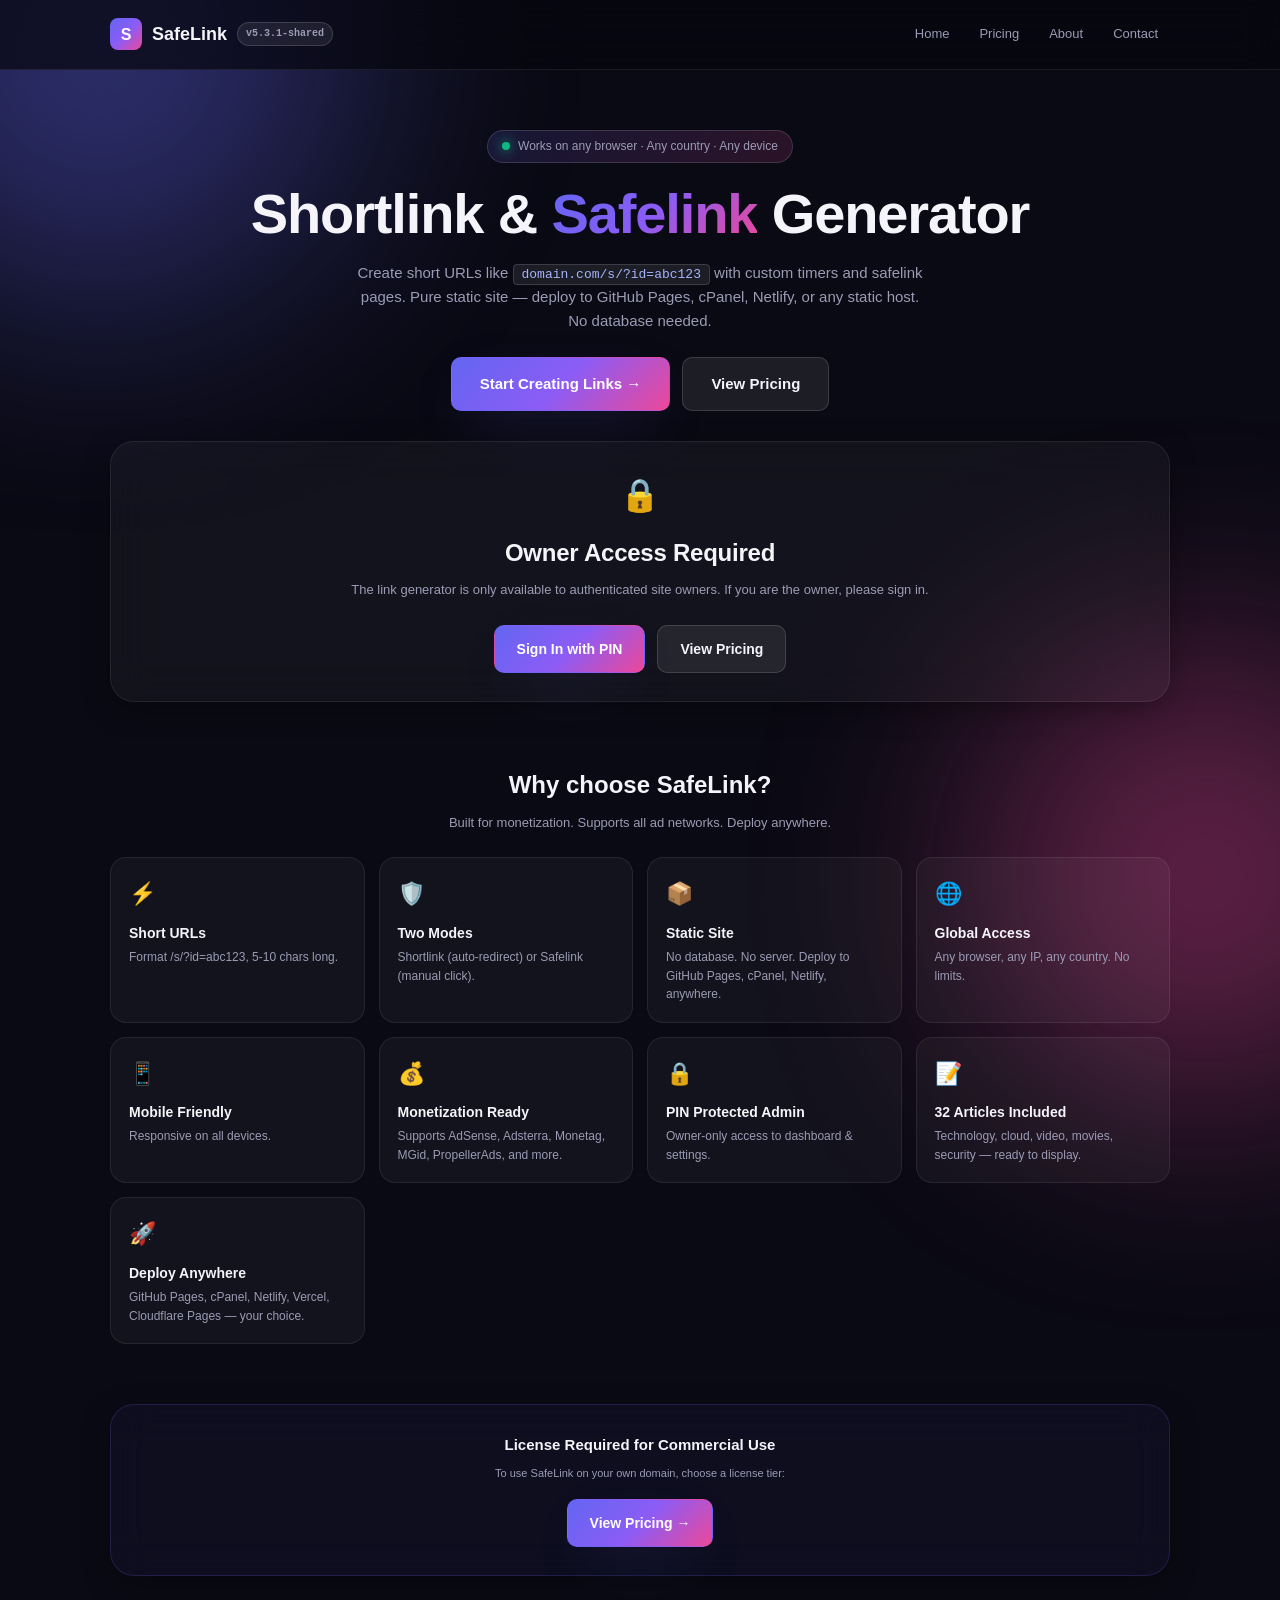
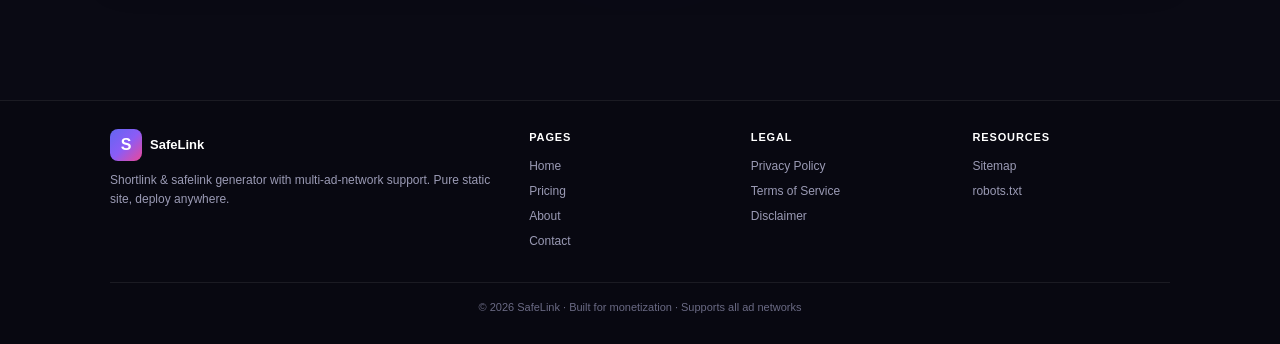
<file: index.html>
<!DOCTYPE html>
<html lang="en">
<head>
<meta charset="UTF-8">
<meta name="viewport" content="width=device-width, initial-scale=1.0">
<meta name="description" content="SafeLink — shortlink and safelink generator with multi-ad-network support. Pure static site, deploy anywhere.">
<meta name="theme-color" content="#0a0a14">
<title>SafeLink · Shortlink & Safelink Generator</title>
<link rel="icon" href="data:image/svg+xml,%3Csvg xmlns='http://www.w3.org/2000/svg' viewBox='0 0 100 100'%3E%3Cdefs%3E%3ClinearGradient id='g' x1='0%25' y1='0%25' x2='100%25' y2='100%25'%3E%3Cstop offset='0%25' stop-color='%236366f1'/%3E%3Cstop offset='100%25' stop-color='%23ec4899'/%3E%3C/linearGradient%3E%3C/defs%3E%3Crect width='100' height='100' rx='22' fill='url(%23g)'/%3E%3Ctext x='50' y='68' font-size='58' font-family='Arial' font-weight='bold' fill='white' text-anchor='middle'%3ES%3C/text%3E%3C/svg%3E">
<link rel="stylesheet" href="css/style.css">
</head>
<body>

<div data-header></div>

<div class="container">

  <!-- Hero -->
  <section class="hero">
    <span class="hero-badge">
      <span class="dot"></span>
      Works on any browser · Any country · Any device
    </span>
    <h1>
      Shortlink &amp; <span class="gradient-text">Safelink</span> Generator
    </h1>
    <p>
      Create short URLs like <code>domain.com/s/?id=abc123</code> with custom timers and safelink pages.
      Pure static site — deploy to GitHub Pages, cPanel, Netlify, or any static host. No database needed.
    </p>
    <div class="hero-cta">
      <a href="#generator" class="btn btn-primary btn-lg">Start Creating Links →</a>
      <a href="pricing.html" class="btn btn-secondary btn-lg">View Pricing</a>
    </div>
  </section>

  <!-- Owner access gate (hidden if logged in) -->
  <section id="ownerGate" class="card" style="display:none">
    <div style="text-align:center">
      <div style="font-size:32px;margin-bottom:12px">🔒</div>
      <h2 class="section-title">Owner Access Required</h2>
      <p class="text-muted text-sm mt-2">
        The link generator is only available to authenticated site owners.
        If you are the owner, please sign in.
      </p>
      <div class="hero-cta">
        <a href="login.html" class="btn btn-primary">Sign In with PIN</a>
        <a href="pricing.html" class="btn btn-secondary">View Pricing</a>
      </div>
    </div>
  </section>

  <!-- Generator (hidden if NOT logged in) -->
  <section id="generator" style="display:none">
    <div class="card">
      <div class="card-title">SAFELINK GENERATOR</div>
      <h2 class="section-title">Create New Link</h2>
      <p class="text-muted text-sm mb-4">Fill the destination URL, choose mode, click Generate.</p>

      <form id="generatorForm" autocomplete="off">
        <div class="field">
          <label for="url">Destination URL <span style="color:#ef4444">*</span></label>
          <input type="url" id="url" placeholder="https://www.youtube.com/watch?v=xGaUHUAxs1Q" required>
        </div>

        <div class="field">
          <label>Mode</label>
          <div class="mode-grid">
            <button type="button" class="mode-btn active" data-mode="shortlink">
              <div class="mode-btn-title">Shortlink</div>
              <div class="mode-btn-desc">Auto-redirect after timer</div>
            </button>
            <button type="button" class="mode-btn" data-mode="safelink">
              <div class="mode-btn-title">Safelink</div>
              <div class="mode-btn-desc">Manual click required</div>
            </button>
          </div>
        </div>

        <div class="field-row">
          <div class="field">
            <label for="timer">Timer (seconds)</label>
            <input type="number" id="timer" min="0" max="10" value="5">
          </div>
          <div class="field">
            <label for="idLength">ID Length</label>
            <input type="number" id="idLength" min="5" max="10" value="6">
          </div>
        </div>

        <div class="field">
          <label for="title">Custom Title (optional)</label>
          <input type="text" id="title" placeholder="Leave empty for random article">
        </div>

        <button type="submit" class="btn btn-primary btn-block btn-lg">
          <span id="genBtnText">⚡ Generate Shortlink</span>
        </button>
      </form>

      <div id="resultBox" class="result">
        <div class="result-label">Your Short URL</div>
        <div id="resultUrl" class="result-url">...</div>
        <div id="resultMeta" class="result-meta"></div>
        <div class="result-actions">
          <button id="copyBtn" class="btn-icon" type="button">📋 Copy</button>
          <a id="openBtn" class="btn-icon" target="_blank">↗ Open</a>
        </div>
      </div>
    </div>
  </section>

  <!-- Recent links (authed only) -->
  <section id="recentSection" style="display:none">
    <div class="card">
      <div style="display:flex;justify-content:space-between;align-items:center;margin-bottom:12px">
        <h2 class="section-title" style="font-size:18px">Recent Links</h2>
        <button id="refreshBtn" class="btn-icon" type="button">↻ Refresh</button>
      </div>
      <div id="recentList"></div>
    </div>
  </section>

  <!-- Features -->
  <section style="padding:40px 0">
    <h2 class="text-center" style="font-size:24px;margin-bottom:8px">Why choose SafeLink?</h2>
    <p class="text-center text-muted text-sm mb-4">
      Built for monetization. Supports all ad networks. Deploy anywhere.
    </p>
    <div class="features-grid">
      <div class="feature">
        <div class="feature-icon">⚡</div>
        <h3>Short URLs</h3>
        <p>Format /s/?id=abc123, 5-10 chars long.</p>
      </div>
      <div class="feature">
        <div class="feature-icon">🛡️</div>
        <h3>Two Modes</h3>
        <p>Shortlink (auto-redirect) or Safelink (manual click).</p>
      </div>
      <div class="feature">
        <div class="feature-icon">📦</div>
        <h3>Static Site</h3>
        <p>No database. No server. Deploy to GitHub Pages, cPanel, Netlify, anywhere.</p>
      </div>
      <div class="feature">
        <div class="feature-icon">🌐</div>
        <h3>Global Access</h3>
        <p>Any browser, any IP, any country. No limits.</p>
      </div>
      <div class="feature">
        <div class="feature-icon">📱</div>
        <h3>Mobile Friendly</h3>
        <p>Responsive on all devices.</p>
      </div>
      <div class="feature">
        <div class="feature-icon">💰</div>
        <h3>Monetization Ready</h3>
        <p>Supports AdSense, Adsterra, Monetag, MGid, PropellerAds, and more.</p>
      </div>
      <div class="feature">
        <div class="feature-icon">🔒</div>
        <h3>PIN Protected Admin</h3>
        <p>Owner-only access to dashboard &amp; settings.</p>
      </div>
      <div class="feature">
        <div class="feature-icon">📝</div>
        <h3>32 Articles Included</h3>
        <p>Technology, cloud, video, movies, security — ready to display.</p>
      </div>
      <div class="feature">
        <div class="feature-icon">🚀</div>
        <h3>Deploy Anywhere</h3>
        <p>GitHub Pages, cPanel, Netlify, Vercel, Cloudflare Pages — your choice.</p>
      </div>
    </div>
  </section>

  <!-- Pricing CTA -->
  <section style="padding:20px 0 40px;text-align:center">
    <div class="card" style="border-color:rgba(99,102,241,0.2);background:rgba(99,102,241,0.05)">
      <h3 style="font-size:15px;margin-bottom:8px">License Required for Commercial Use</h3>
      <p class="text-muted text-xs mb-4">To use SafeLink on your own domain, choose a license tier:</p>
      <a href="pricing.html" class="btn btn-primary">View Pricing →</a>
    </div>
  </section>

</div>

<div data-footer></div>

<script src="js/config.js"></script>
<script src="js/articles.js"></script>
<script src="js/api.js"></script>
<script src="js/safelink.js"></script>
<script src="js/ui.js"></script>
<script>
(function () {
  "use strict";
  var SL = window.SafeLink;
  if (!SL) return;

  // State
  var currentMode = SL.config.defaultMode || "shortlink";

  // Check auth and toggle UI
  function checkAuth() {
    var authed = SL.isLoggedIn();
    document.getElementById("ownerGate").style.display = authed ? "none" : "block";
    document.getElementById("generator").style.display = authed ? "block" : "none";
    document.getElementById("recentSection").style.display = authed ? "block" : "none";
    if (authed) refreshRecent();
  }

  // Mode selector
  document.querySelectorAll(".mode-btn").forEach(function (btn) {
    btn.addEventListener("click", function () {
      document.querySelectorAll(".mode-btn").forEach(function (b) { b.classList.remove("active"); });
      btn.classList.add("active");
      currentMode = btn.dataset.mode;
      document.getElementById("genBtnText").textContent = "⚡ Generate " + (currentMode === "safelink" ? "Safelink" : "Shortlink");
    });
  });

  // Form submit
  document.getElementById("generatorForm").addEventListener("submit", async function (e) {
    e.preventDefault();
    var url = document.getElementById("url").value.trim();
    var timer = parseInt(document.getElementById("timer").value, 10) || 0;
    var idLength = parseInt(document.getElementById("idLength").value, 10) || 6;
    var title = document.getElementById("title").value.trim();

    if (!url) { SL.toast("Please enter a destination URL first", "error"); return; }
    if (!SL.isValidUrl(url)) { SL.toast("Invalid URL. Must start with http:// or https://", "error"); return; }

    var btn = e.target.querySelector("button[type=submit]");
    var origText = btn.innerHTML;
    btn.disabled = true;
    btn.innerHTML = '<span class="spinner"></span> Generating...';

    try {
      var entry = await SL.createShortLink(url, timer, currentMode, title, idLength);
      var shortUrl = SL.buildShortUrl(entry);
      document.getElementById("resultUrl").textContent = shortUrl;
      document.getElementById("resultMeta").textContent =
        "Mode: " + entry.mode + " · Timer: " + entry.timer + "s · " +
        (entry.mode === "safelink" ? "Manual click required" : "Auto-redirect");
      document.getElementById("openBtn").href = shortUrl;
      document.getElementById("resultBox").classList.add("show");
      document.getElementById("url").value = "";
      document.getElementById("title").value = "";
      SL.toast("Link created successfully!", "success");
      refreshRecent();
    } catch (err) {
      SL.toast("Failed to create link: " + err.message, "error");
    } finally {
      btn.disabled = false;
      btn.innerHTML = origText;
    }
  });

  // Copy button
  document.getElementById("copyBtn").addEventListener("click", function () {
    var text = document.getElementById("resultUrl").textContent;
    SL.copyText(text)
      .then(function () { SL.toast("Copied!", "success"); })
      .catch(function () { SL.toast("Copy failed", "error"); });
  });

  // Refresh recent
  async function refreshRecent() {
    var list = document.getElementById("recentList");
    list.innerHTML = '<div class="empty-state"><span class="spinner"></span> Loading...</div>';
    try {
      var arr = await SL.getAllLinks();
      arr = arr.sort(function (a, b) {
        var at = a.createdAt instanceof Date ? a.createdAt.getTime() : (typeof a.createdAt === "string" ? new Date(a.createdAt).getTime() : (a.createdAt || 0));
        var bt = b.createdAt instanceof Date ? b.createdAt.getTime() : (typeof b.createdAt === "string" ? new Date(b.createdAt).getTime() : (b.createdAt || 0));
        return bt - at;
      }).slice(0, 10);
      if (!arr.length) {
        list.innerHTML = '<div class="empty-state">No links yet. Create one above ↑</div>';
        return;
      }
      list.innerHTML = arr.map(function (l) {
        return '' +
          '<div class="link-row">' +
            '<div style="flex:1;min-width:0">' +
              '<div><code class="link-row-id">/s/?id=' + escapeHtml(l.id) + '</code>' +
                ' <span class="badge">' + escapeHtml(l.mode) + '</span>' +
                ' <span class="badge">' + l.timer + 's</span>' +
                ' <span class="badge">' + (l.clicks || 0) + ' clicks</span>' +
              '</div>' +
              '<div class="link-row-dest">' + escapeHtml(l.dest) + '</div>' +
            '</div>' +
            '<div style="display:flex;gap:4px">' +
            '<a href="s/?id=' + encodeURIComponent(l.id) + '" target="_blank" class="btn-icon">↗</a>' +
            '<button class="btn-icon btn-danger" data-delete="' + escapeHtml(l.id) + '" title="Delete">✕</button>' +
          '</div>' +
        '</div>';
      }).join("");

      // Attach delete handlers
      list.querySelectorAll("[data-delete]").forEach(function (btn) {
        btn.addEventListener("click", async function () {
          var id = btn.dataset.delete;
          if (!confirm("Delete link /s/?id=" + id + "?")) return;
          await SL.deleteLink(id);
          SL.toast("Link deleted", "info");
          refreshRecent();
        });
      });
    } catch (err) {
      list.innerHTML = '<div class="empty-state" style="color:#fca5a5">Failed to load: ' + escapeHtml(err.message || "Unknown error") + '</div>';
    }
  }

  document.getElementById("refreshBtn").addEventListener("click", refreshRecent);

  // Escape helper
  function escapeHtml(str) {
    if (str == null) return "";
    return String(str).replace(/[&<>"']/g, function (c) {
      return { "&": "&amp;", "<": "&lt;", ">": "&gt;", '"': "&quot;", "'": "&#39;" }[c];
    });
  }

  // Init
  checkAuth();
})();
</script>

</body>
</html>
</file>
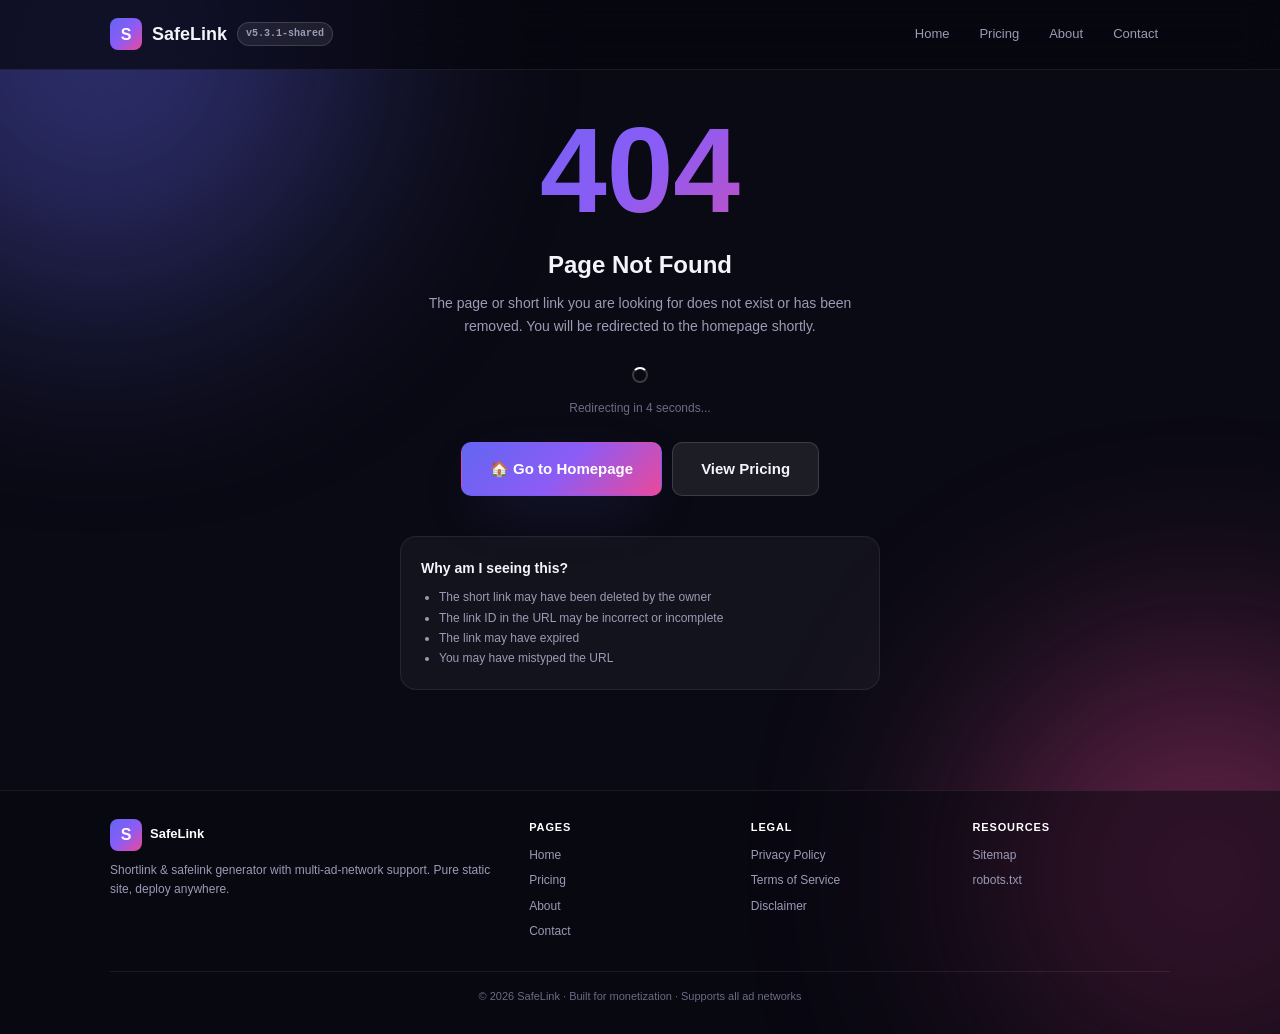
<file: s/index.html>
<!DOCTYPE html>
<html lang="en">
<head>
<meta charset="UTF-8">
<meta name="viewport" content="width=device-width, initial-scale=1.0">
<meta name="description" content="SafeLink redirect page">
<meta name="theme-color" content="#0a0a14">
<meta name="robots" content="noindex, nofollow">
<title>SafeLink · Redirecting...</title>
<link rel="icon" href="data:image/svg+xml,%3Csvg xmlns='http://www.w3.org/2000/svg' viewBox='0 0 100 100'%3E%3Cdefs%3E%3ClinearGradient id='g' x1='0%25' y1='0%25' x2='100%25' y2='100%25'%3E%3Cstop offset='0%25' stop-color='%236366f1'/%3E%3Cstop offset='100%25' stop-color='%23ec4899'/%3E%3C/linearGradient%3E%3C/defs%3E%3Crect width='100' height='100' rx='22' fill='url(%23g)'/%3E%3Ctext x='50' y='68' font-size='58' font-family='Arial' font-weight='bold' fill='white' text-anchor='middle'%3ES%3C/text%3E%3C/svg%3E">
<link rel="stylesheet" href="../css/style.css">
</head>
<body>

<div data-header></div>

<div class="container safelink-page">
  <div class="safelink-grid">

    <!-- Loading state -->
    <div id="loadingState" class="card text-center" style="padding:48px">
      <div class="spinner spinner-lg" style="margin:0 auto"></div>
      <p class="text-muted text-sm mt-4">Loading...</p>
    </div>

    <!-- Not found state -->
    <div id="notFoundState" class="card text-center" style="display:none;padding:48px">
      <div style="font-size:48px;margin-bottom:16px">⚠️</div>
      <h2 style="font-size:22px;margin-bottom:8px">Link not found</h2>
      <p class="text-muted text-sm mb-4">
        The short link was not found in this browser. SafeLink uses localStorage (no database),
        so links created on another device cannot be opened here.
      </p>
      <a href="../index.html" class="btn btn-primary">Go to homepage →</a>
    </div>

    <!-- Article + redirect -->
    <article id="articleContent" style="display:none">
      <!-- Article header (centered) -->
      <header class="article-header">
        <span class="article-badge" id="articleCategory"></span>
        <h1 class="article-title" id="articleTitle"></h1>
        <p class="article-meta" id="articleMeta"></p>
      </header>

      <!-- Article intro -->
      <section class="article-intro" id="articleIntro"></section>

      <!-- AD SLOT TOP -->
      <div class="ad-slot" id="adTop"></div>

      <!-- Timer + redirect button -->
      <section class="card timer-card" id="actionBox">
        <!-- Countdown state -->
        <div id="countdownState">
          <p class="text-muted text-sm mb-2">⏱ Redirecting in</p>
          <div class="timer-circle">
            <svg viewBox="0 0 120 120">
              <defs>
                <linearGradient id="timerGradient" x1="0%" y1="0%" x2="100%" y2="100%">
                  <stop offset="0%" stop-color="#6366f1"/>
                  <stop offset="100%" stop-color="#ec4899"/>
                </linearGradient>
              </defs>
              <circle cx="60" cy="60" r="54" class="track"/>
              <circle cx="60" cy="60" r="54" class="progress" id="timerProgress"/>
            </svg>
            <div>
              <div class="timer-number" id="timerNumber">5</div>
              <div class="timer-label">seconds</div>
            </div>
          </div>
          <p class="text-muted text-xs mb-4">Please wait, you will be redirected automatically.</p>
          <button class="btn btn-primary btn-lg" disabled>
            <span class="spinner"></span>
            Continue
          </button>
        </div>

        <!-- Safelink ready state (manual click) -->
        <div id="safelinkReadyState" style="display:none">
          <p style="color:#10b981;font-weight:600;margin-bottom:12px">✅ Link ready</p>
          <button id="continueBtn" class="btn btn-primary btn-lg">
            ↗ Click here to continue
          </button>
          <p class="text-muted text-xs mt-4">
            By clicking the button above, you will be redirected to the destination URL.
          </p>
        </div>

        <!-- Shortlink redirecting state -->
        <div id="shortlinkRedirectState" style="display:none">
          <p style="color:#10b981;font-weight:600;margin-bottom:12px">↗ Redirecting...</p>
          <button class="btn btn-primary btn-lg" disabled>
            <span class="spinner"></span>
            Continue Now
          </button>
        </div>
      </section>

      <!-- AD SLOT BOTTOM -->
      <div class="ad-slot" id="adBottom"></div>

      <!-- Article body -->
      <section class="article-body" id="articleBody"></section>

      <!-- Trust footer -->
      <section style="margin-top:32px;padding-top:16px;border-top:1px solid rgba(255,255,255,0.05);font-size:11px;color:var(--text-dim);display:flex;justify-content:space-between;flex-wrap:wrap;gap:8px">
        <span>This article is written for educational purposes.</span>
        <a href="../about.html" style="color:#818cf8">About SafeLink</a>
      </section>
    </article>

  </div>
</div>

<div data-footer></div>

<!-- Custom JS injection slot (added at end so DOM is ready) -->
<div id="customJsSlot"></div>

<script src="../js/config.js"></script>
<script src="../js/articles.js"></script>
<script src="../js/api.js"></script>
<script src="../js/safelink.js"></script>
<script src="../js/ui.js"></script>
<script>
(function () {
  "use strict";
  var SL = window.SafeLink;
  if (!SL) return;

  var settings = SL.getSettings();
  var redirecting = false;

  // Parse ?id= from URL
  var params = new URLSearchParams(window.location.search);
  var id = params.get("id");

  function showState(state) {
    ["loadingState", "notFoundState", "articleContent"].forEach(function (s) {
      document.getElementById(s).style.display = "none";
    });
    document.getElementById(state).style.display = "block";
  }

  // Helper: redirect to 404 page
  function redirectTo404() {
    var path = window.location.pathname;
    var basepath = path.substring(0, path.lastIndexOf("/")) || "";
    var parentPath = basepath.substring(0, basepath.lastIndexOf("/")) || "";
    var url404 = window.location.origin + parentPath + "/404.html";
    window.location.href = url404;
  }

  if (!id) {
    // No ID provided → redirect to 404
    redirectTo404();
  } else {
    // Async fetch from PHP API
    showState("loadingState");
    SL.getLink(id).then(function (entry) {
      if (!entry) {
        // Link not found → redirect to 404
        redirectTo404();
      } else if (!SL.isValidUrl(entry.dest)) {
        // Invalid destination → redirect to 404
        redirectTo404();
      } else {
        renderArticle(entry);
      }
    }).catch(function (err) {
      console.error("Failed to load link:", err);
      // API error → redirect to 404 after 3 seconds
      setTimeout(redirectTo404, 3000);
    });
  }

  function renderArticle(entry) {
    var article = SL.getSeededArticle(entry.id);
    if (!article) {
      showState("notFoundState");
      return;
    }

    // Use custom title if provided
    var title = entry.title || article.title;
    document.getElementById("articleCategory").textContent = article.category;
    document.getElementById("articleTitle").textContent = title;
    document.getElementById("articleMeta").textContent = article.readTime + " min read · SafeLink";
    document.getElementById("articleIntro").textContent = article.intro;
    document.getElementById("articleBody").innerHTML = article.body;

    // Inject ad slots
    var adTop = document.getElementById("adTop");
    var adBottom = document.getElementById("adBottom");
    if (settings.ads && settings.ads.enabled) {
      var adTopCode = settings.ads.customAdTop || settings.ads.adsterraCode || settings.ads.monetagCode || "";
      var adBottomCode = settings.ads.customAdBottom || settings.ads.mgidCode || settings.ads.propellerAdsCode || "";
      if (adTopCode.trim()) adTop.innerHTML = adTopCode;
      if (adBottomCode.trim()) adBottom.innerHTML = adBottomCode;
    }

    // Inject custom CSS
    if (settings.inject && settings.inject.customCss && settings.inject.customCss.trim()) {
      var style = document.createElement("style");
      style.setAttribute("data-safelink-custom-css", "true");
      style.textContent = settings.inject.customCss;
      document.head.appendChild(style);
    }

    // Inject custom JS
    if (settings.inject && settings.inject.customJs && settings.inject.customJs.trim()) {
      document.getElementById("customJsSlot").innerHTML = settings.inject.customJs;
    }

    // Increment click counter (async, fire-and-forget)
    SL.incrementClicks(entry.id);

    // Show article
    showState("articleContent");

    // Setup timer & redirect behavior based on mode
    setupRedirect(entry);
  }

  function setupRedirect(entry) {
    // Normalize: ensure timer is integer, mode is lowercase string
    var mode = String(entry.mode || "safelink").toLowerCase();
    var timer = parseInt(entry.timer, 10);
    if (isNaN(timer)) timer = 1;
    timer = Math.max(0, Math.min(10, timer));
    var dest = entry.dest;

    if (mode === "safelink") {
      // Safelink mode: manual click, no auto-redirect
      document.getElementById("countdownState").style.display = "none";
      document.getElementById("safelinkReadyState").style.display = "block";
      document.getElementById("shortlinkRedirectState").style.display = "none";
      document.getElementById("continueBtn").addEventListener("click", function () {
        window.location.href = dest;
      });
    } else {
      // Shortlink mode: auto-redirect
      // For timer 0-2: simple setTimeout (no complex countdown to avoid bugs)
      if (timer <= 2) {
        // Show "Redirecting..." state immediately
        document.getElementById("countdownState").style.display = "none";
        document.getElementById("safelinkReadyState").style.display = "none";
        document.getElementById("shortlinkRedirectState").style.display = "block";

        // Calculate delay: timer 0 = 500ms, 1 = 1000ms, 2 = 2000ms
        var delay = (timer === 0) ? 500 : (timer * 1000);

        // Auto-redirect
        setTimeout(function () {
          window.location.href = dest;
        }, delay);
      } else {
        // Timer 3+: visual countdown then redirect
        var remaining = timer;
        var circumference = 2 * Math.PI * 54;
        var progressEl = document.getElementById("timerProgress");
        var numberEl = document.getElementById("timerNumber");

        function updateTimer() {
          numberEl.textContent = remaining;
          var progress = ((timer - remaining) / timer) * 100;
          var offset = circumference * (1 - progress / 100);
          progressEl.style.strokeDashoffset = offset;
        }
        updateTimer();

        var interval = setInterval(function () {
          remaining--;
          updateTimer();
          if (remaining <= 0) {
            clearInterval(interval);
            document.getElementById("countdownState").style.display = "none";
            document.getElementById("safelinkReadyState").style.display = "none";
            document.getElementById("shortlinkRedirectState").style.display = "block";
            setTimeout(function () {
              window.location.href = dest;
            }, 300);
          }
        }, 1000);
      }
    }
  }
})();
</script>

</body>
</html>
</file>
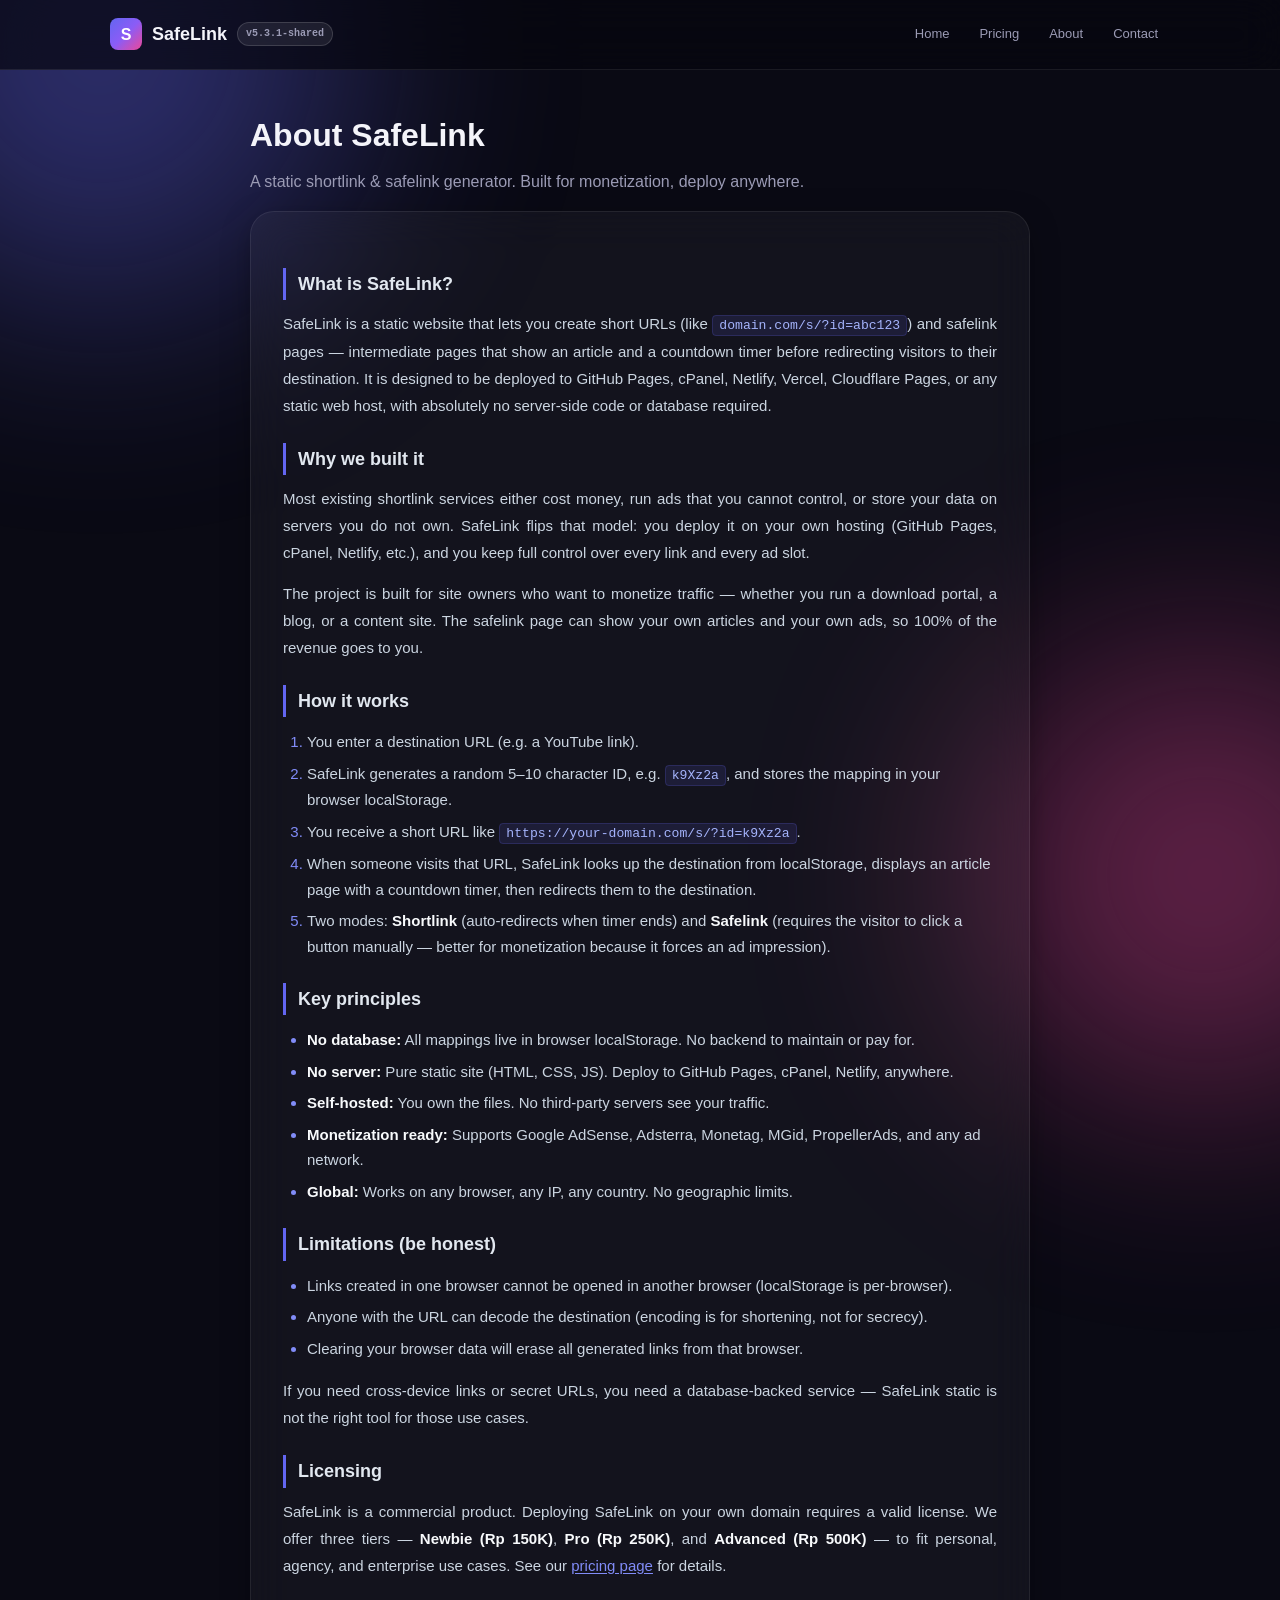
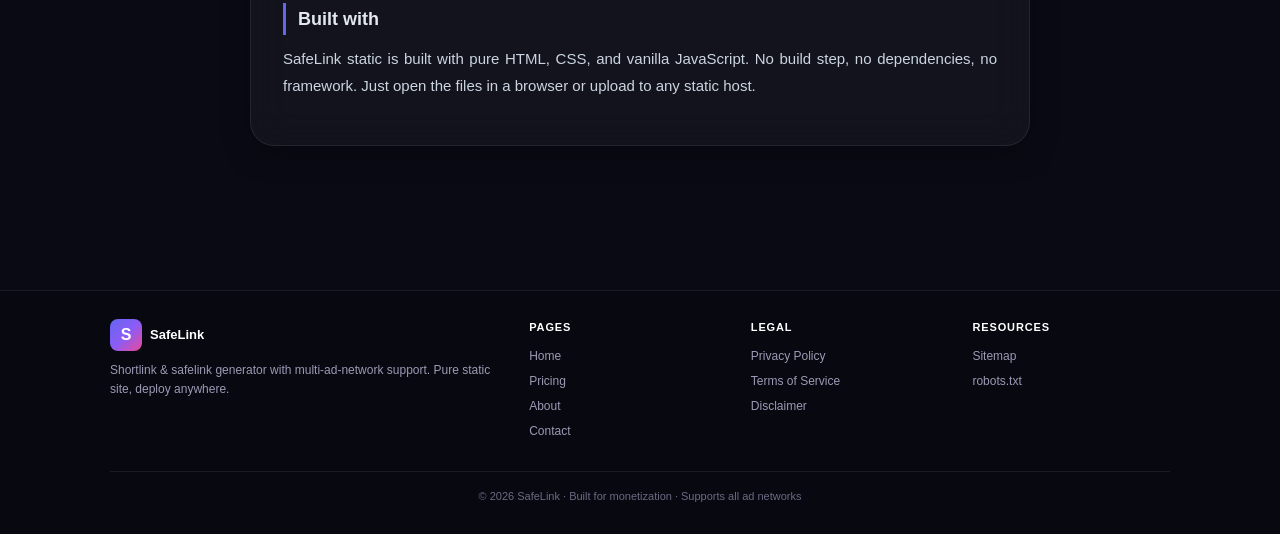
<file: about.html>
<!DOCTYPE html>
<html lang="en">
<head>
<meta charset="UTF-8">
<meta name="viewport" content="width=device-width, initial-scale=1.0">
<meta name="description" content="Learn about SafeLink — a static shortlink and safelink generator built for monetization.">
<title>About · SafeLink</title>
<link rel="icon" href="data:image/svg+xml,%3Csvg xmlns='http://www.w3.org/2000/svg' viewBox='0 0 100 100'%3E%3Cdefs%3E%3ClinearGradient id='g' x1='0%25' y1='0%25' x2='100%25' y2='100%25'%3E%3Cstop offset='0%25' stop-color='%236366f1'/%3E%3Cstop offset='100%25' stop-color='%23ec4899'/%3E%3C/linearGradient%3E%3C/defs%3E%3Crect width='100' height='100' rx='22' fill='url(%23g)'/%3E%3Ctext x='50' y='68' font-size='58' font-family='Arial' font-weight='bold' fill='white' text-anchor='middle'%3ES%3C/text%3E%3C/svg%3E">
<link rel="stylesheet" href="css/style.css">
</head>
<body>

<div data-header></div>

<div class="container" style="padding:40px 0 60px;max-width:780px">
  <h1 style="font-size:32px;margin-bottom:8px">About SafeLink</h1>
  <p class="text-muted mb-4">A static shortlink &amp; safelink generator. Built for monetization, deploy anywhere.</p>

  <div class="card article-body" style="padding:32px">
    <h3>What is SafeLink?</h3>
    <p>SafeLink is a static website that lets you create short URLs (like <code>domain.com/s/?id=abc123</code>) and safelink pages — intermediate pages that show an article and a countdown timer before redirecting visitors to their destination. It is designed to be deployed to GitHub Pages, cPanel, Netlify, Vercel, Cloudflare Pages, or any static web host, with absolutely no server-side code or database required.</p>

    <h3>Why we built it</h3>
    <p>Most existing shortlink services either cost money, run ads that you cannot control, or store your data on servers you do not own. SafeLink flips that model: you deploy it on your own hosting (GitHub Pages, cPanel, Netlify, etc.), and you keep full control over every link and every ad slot.</p>
    <p>The project is built for site owners who want to monetize traffic — whether you run a download portal, a blog, or a content site. The safelink page can show your own articles and your own ads, so 100% of the revenue goes to you.</p>

    <h3>How it works</h3>
    <ol>
      <li>You enter a destination URL (e.g. a YouTube link).</li>
      <li>SafeLink generates a random 5–10 character ID, e.g. <code>k9Xz2a</code>, and stores the mapping in your browser localStorage.</li>
      <li>You receive a short URL like <code>https://your-domain.com/s/?id=k9Xz2a</code>.</li>
      <li>When someone visits that URL, SafeLink looks up the destination from localStorage, displays an article page with a countdown timer, then redirects them to the destination.</li>
      <li>Two modes: <strong>Shortlink</strong> (auto-redirects when timer ends) and <strong>Safelink</strong> (requires the visitor to click a button manually — better for monetization because it forces an ad impression).</li>
    </ol>

    <h3>Key principles</h3>
    <ul>
      <li><strong>No database:</strong> All mappings live in browser localStorage. No backend to maintain or pay for.</li>
      <li><strong>No server:</strong> Pure static site (HTML, CSS, JS). Deploy to GitHub Pages, cPanel, Netlify, anywhere.</li>
      <li><strong>Self-hosted:</strong> You own the files. No third-party servers see your traffic.</li>
      <li><strong>Monetization ready:</strong> Supports Google AdSense, Adsterra, Monetag, MGid, PropellerAds, and any ad network.</li>
      <li><strong>Global:</strong> Works on any browser, any IP, any country. No geographic limits.</li>
    </ul>

    <h3>Limitations (be honest)</h3>
    <ul>
      <li>Links created in one browser cannot be opened in another browser (localStorage is per-browser).</li>
      <li>Anyone with the URL can decode the destination (encoding is for shortening, not for secrecy).</li>
      <li>Clearing your browser data will erase all generated links from that browser.</li>
    </ul>
    <p>If you need cross-device links or secret URLs, you need a database-backed service — SafeLink static is not the right tool for those use cases.</p>

    <h3>Licensing</h3>
    <p>SafeLink is a commercial product. Deploying SafeLink on your own domain requires a valid license. We offer three tiers — <strong>Newbie (Rp 150K)</strong>, <strong>Pro (Rp 250K)</strong>, and <strong>Advanced (Rp 500K)</strong> — to fit personal, agency, and enterprise use cases. See our <a href="pricing.html">pricing page</a> for details.</p>

    <h3>Built with</h3>
    <p>SafeLink static is built with pure HTML, CSS, and vanilla JavaScript. No build step, no dependencies, no framework. Just open the files in a browser or upload to any static host.</p>
  </div>
</div>

<div data-footer></div>

<script src="js/config.js"></script>
<script src="js/articles.js"></script>
<script src="js/api.js"></script>
<script src="js/safelink.js"></script>
<script src="js/ui.js"></script>

</body>
</html>
</file>
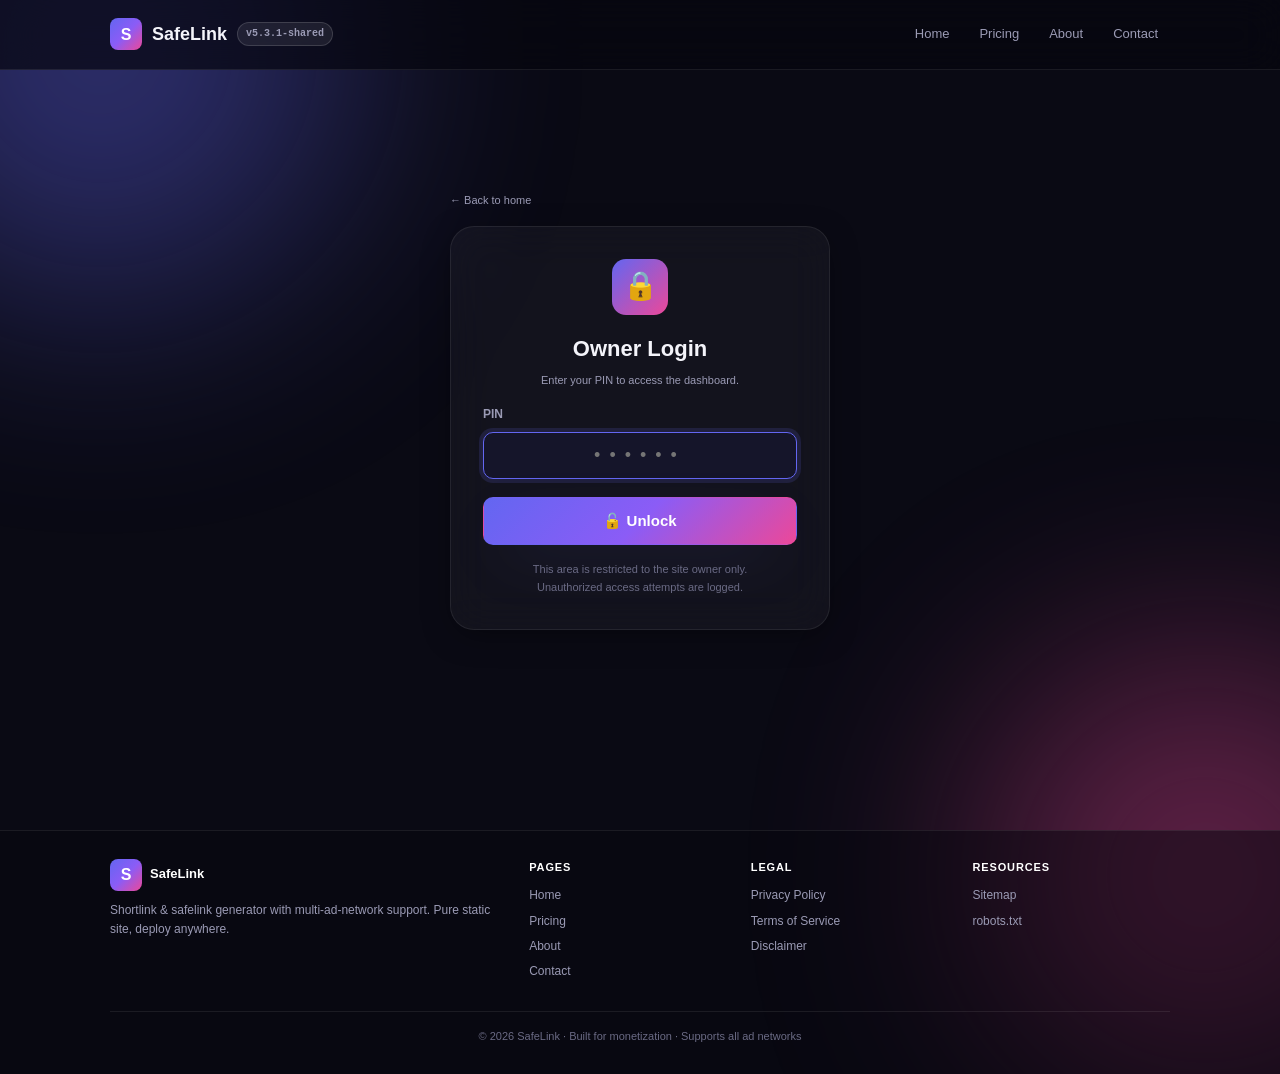
<file: admin.html>
<!DOCTYPE html>
<html lang="en">
<head>
<meta charset="UTF-8">
<meta name="viewport" content="width=device-width, initial-scale=1.0">
<meta name="robots" content="noindex, nofollow">
<title>SafeLink · Admin Dashboard</title>
<link rel="icon" href="data:image/svg+xml,%3Csvg xmlns='http://www.w3.org/2000/svg' viewBox='0 0 100 100'%3E%3Cdefs%3E%3ClinearGradient id='g' x1='0%25' y1='0%25' x2='100%25' y2='100%25'%3E%3Cstop offset='0%25' stop-color='%236366f1'/%3E%3Cstop offset='100%25' stop-color='%23ec4899'/%3E%3C/linearGradient%3E%3C/defs%3E%3Crect width='100' height='100' rx='22' fill='url(%23g)'/%3E%3Ctext x='50' y='68' font-size='58' font-family='Arial' font-weight='bold' fill='white' text-anchor='middle'%3ES%3C/text%3E%3C/svg%3E">
<link rel="stylesheet" href="css/style.css">
</head>
<body>

<div data-header></div>

<div class="container" style="padding:24px 0 60px">
  <!-- Auth check -->
  <div id="authCheck" class="card text-center" style="padding:48px">
    <div class="spinner spinner-lg" style="margin:0 auto"></div>
    <p class="text-muted text-sm mt-4">Checking authentication...</p>
  </div>

  <div id="adminContent" style="display:none">
    <!-- Header -->
    <div style="display:flex;justify-content:space-between;align-items:center;margin-bottom:24px;flex-wrap:wrap;gap:12px">
      <div>
        <h1 style="font-size:22px;display:flex;align-items:center;gap:8px">📊 Developer Dashboard</h1>
        <p class="text-muted text-xs mt-2">Manage your links and configure SafeLink</p>
      </div>
      <div style="display:flex;gap:8px">
        <a href="settings.html" class="btn btn-ghost btn-sm">⚙️ Settings</a>
        <button id="logoutBtn" class="btn btn-ghost btn-sm" style="color:#fca5a5">🚪 Logout</button>
      </div>
    </div>

    <!-- Stats grid -->
    <h3 style="font-size:11px;text-transform:uppercase;letter-spacing:0.08em;color:var(--text-dim);margin-bottom:12px">Overview</h3>
    <div class="stats-grid">
      <div class="stat-card">
        <div class="stat-value" id="statTotal">0</div>
        <div class="stat-label">Total Links</div>
      </div>
      <div class="stat-card">
        <div class="stat-value" id="statClicks">0</div>
        <div class="stat-label">Total Clicks</div>
      </div>
      <div class="stat-card">
        <div class="stat-value" id="statSafelink">0</div>
        <div class="stat-label">Safelink Mode</div>
      </div>
      <div class="stat-card">
        <div class="stat-value" id="statShortlink">0</div>
        <div class="stat-label">Shortlink Mode</div>
      </div>
    </div>

    <!-- All links -->
    <div class="card">
      <div style="display:flex;justify-content:space-between;align-items:center;margin-bottom:16px">
        <h2 style="font-size:16px">All Links</h2>
        <button id="refreshBtn" class="btn-icon">↻ Refresh</button>
      </div>
      <div id="linksList"></div>
    </div>
  </div>
</div>

<div data-footer></div>

<script src="js/config.js"></script>
<script src="js/articles.js"></script>
<script src="js/api.js"></script>
<script src="js/safelink.js"></script>
<script src="js/ui.js"></script>
<script>
(function () {
  "use strict";
  var SL = window.SafeLink;
  if (!SL) return;

  // Auth check
  if (!SL.isLoggedIn()) {
    window.location.href = "login.html";
    return;
  }
  document.getElementById("authCheck").style.display = "none";
  document.getElementById("adminContent").style.display = "block";

  // Load stats
  async function loadStats() {
    try {
      var arr = await SL.getAllLinks();
      var totalClicks = arr.reduce(function (s, l) { return s + (l.clicks || 0); }, 0);
      var safelinkCount = arr.filter(function (l) { return l.mode === "safelink"; }).length;
      var shortlinkCount = arr.filter(function (l) { return l.mode === "shortlink"; }).length;
      document.getElementById("statTotal").textContent = arr.length;
      document.getElementById("statClicks").textContent = totalClicks;
      document.getElementById("statSafelink").textContent = safelinkCount;
      document.getElementById("statShortlink").textContent = shortlinkCount;
    } catch (e) {
      document.getElementById("statTotal").textContent = "!";
      document.getElementById("statClicks").textContent = "!";
    }
  }

  // Load links
  async function loadLinks() {
    var list = document.getElementById("linksList");
    list.innerHTML = '<div class="empty-state"><span class="spinner"></span> Loading...</div>';
    try {
      var arr = await SL.getAllLinks();
      arr = arr.sort(function (a, b) {
        var at = typeof a.createdAt === "string" ? new Date(a.createdAt).getTime() : (a.createdAt || 0);
        var bt = typeof b.createdAt === "string" ? new Date(b.createdAt).getTime() : (b.createdAt || 0);
        return bt - at;
      });

      if (!arr.length) {
        list.innerHTML = '<div class="empty-state">No links yet. <a href="index.html" style="color:#a5b4fc">Create one →</a></div>';
        return;
      }

      list.innerHTML = arr.map(function (l) {
        var date = new Date(l.createdAt);
      return '' +
        '<div class="link-row">' +
          '<div style="flex:1;min-width:0">' +
            '<div style="display:flex;align-items:center;gap:6px;flex-wrap:wrap">' +
              '<code class="link-row-id">/s/?id=' + escapeHtml(l.id) + '</code>' +
              '<span class="badge">' + escapeHtml(l.mode) + '</span>' +
              '<span class="badge">' + l.timer + 's</span>' +
              '<span class="badge">' + (l.clicks || 0) + ' clicks</span>' +
            '</div>' +
            '<div class="link-row-dest">' + escapeHtml(l.dest) + '</div>' +
            '<div style="font-size:10px;color:var(--text-dim);margin-top:4px">Created ' + date.toLocaleString() + '</div>' +
          '</div>' +
          '<div style="display:flex;gap:4px">' +
            '<a href="s/?id=' + encodeURIComponent(l.id) + '" target="_blank" class="btn-icon" title="Open">↗</a>' +
            '<button class="btn-icon btn-danger" data-delete="' + escapeHtml(l.id) + '" title="Delete">✕</button>' +
          '</div>' +
        '</div>';
    }).join("");

    // Attach delete handlers
    list.querySelectorAll("[data-delete]").forEach(function (btn) {
      btn.addEventListener("click", async function () {
        var id = btn.dataset.delete;
        if (!confirm("Delete link /s/?id=" + id + "?")) return;
        await SL.deleteLink(id);
        SL.toast("Link deleted", "info");
        loadStats();
        loadLinks();
      });
    });
    } catch (err) {
      list.innerHTML = '<div class="empty-state" style="color:#fca5a5">Failed to load: ' + escapeHtml(err.message || "Unknown error") + '</div>';
    }
  }

  // Logout
  document.getElementById("logoutBtn").addEventListener("click", function () {
    SL.logout();
    SL.toast("Logged out", "info");
    setTimeout(function () { window.location.href = "index.html"; }, 500);
  });

  // Refresh
  document.getElementById("refreshBtn").addEventListener("click", function () {
    loadStats();
    loadLinks();
    SL.toast("Refreshed", "info");
  });

  // Init
  loadStats();
  loadLinks();

  // Escape helper
  function escapeHtml(str) {
    if (str == null) return "";
    return String(str).replace(/[&<>"']/g, function (c) {
      return { "&": "&amp;", "<": "&lt;", ">": "&gt;", '"': "&quot;", "'": "&#39;" }[c];
    });
  }
})();
</script>

</body>
</html>
</file>
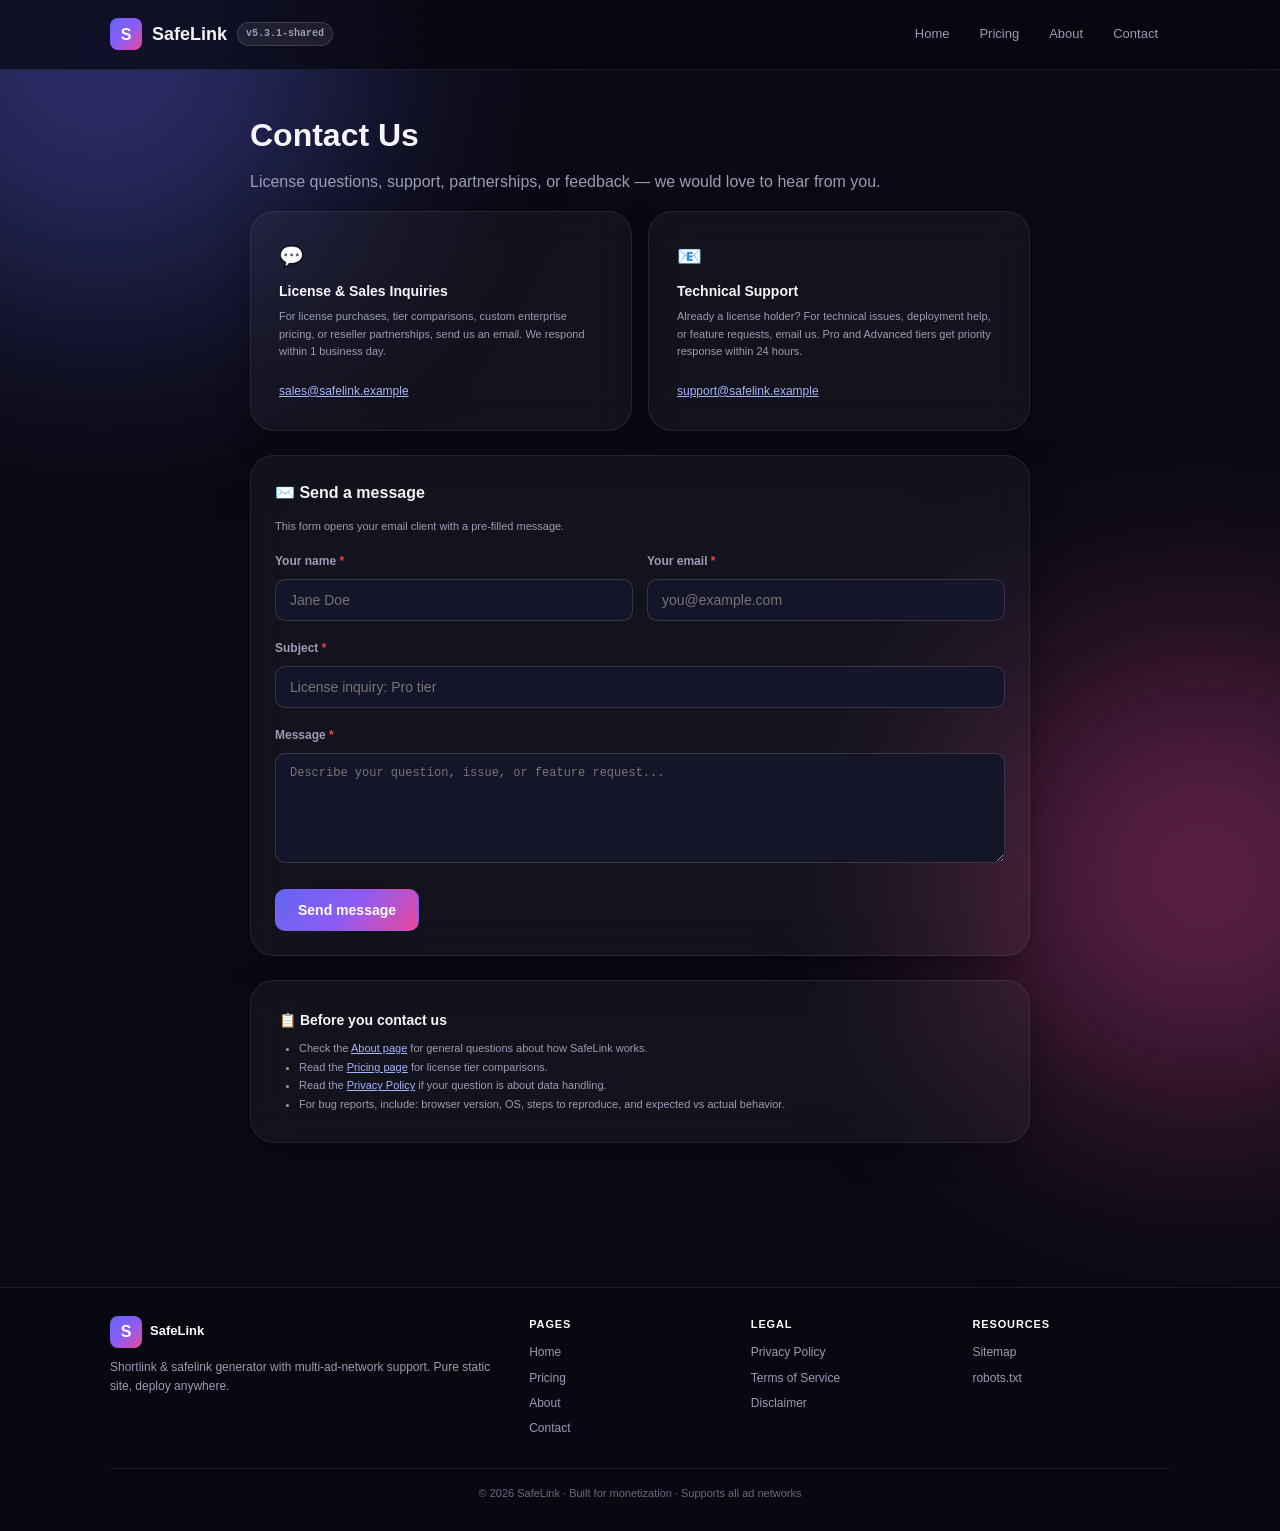
<file: contact.html>
<!DOCTYPE html>
<html lang="en">
<head>
<meta charset="UTF-8">
<meta name="viewport" content="width=device-width, initial-scale=1.0">
<meta name="description" content="Get in touch with the SafeLink team. License inquiries, support, partnerships.">
<title>Contact · SafeLink</title>
<link rel="icon" href="data:image/svg+xml,%3Csvg xmlns='http://www.w3.org/2000/svg' viewBox='0 0 100 100'%3E%3Cdefs%3E%3ClinearGradient id='g' x1='0%25' y1='0%25' x2='100%25' y2='100%25'%3E%3Cstop offset='0%25' stop-color='%236366f1'/%3E%3Cstop offset='100%25' stop-color='%23ec4899'/%3E%3C/linearGradient%3E%3C/defs%3E%3Crect width='100' height='100' rx='22' fill='url(%23g)'/%3E%3Ctext x='50' y='68' font-size='58' font-family='Arial' font-weight='bold' fill='white' text-anchor='middle'%3ES%3C/text%3E%3C/svg%3E">
<link rel="stylesheet" href="css/style.css">
</head>
<body>

<div data-header></div>

<div class="container" style="padding:40px 0 60px;max-width:780px">
  <h1 style="font-size:32px;margin-bottom:8px">Contact Us</h1>
  <p class="text-muted mb-4">License questions, support, partnerships, or feedback — we would love to hear from you.</p>

  <div style="display:grid;grid-template-columns:1fr 1fr;gap:16px;margin-bottom:24px" class="contact-grid">
    <div class="card" style="margin:0">
      <div style="font-size:20px;margin-bottom:8px">💬</div>
      <h2 style="font-size:14px;margin-bottom:6px">License &amp; Sales Inquiries</h2>
      <p class="text-muted text-xs mb-4">For license purchases, tier comparisons, custom enterprise pricing, or reseller partnerships, send us an email. We respond within 1 business day.</p>
      <a href="mailto:sales@safelink.example?subject=License Inquiry" style="color:#a5b4fc;font-size:12px;word-break:break-all">sales@safelink.example</a>
    </div>
    <div class="card" style="margin:0">
      <div style="font-size:20px;margin-bottom:8px">📧</div>
      <h2 style="font-size:14px;margin-bottom:6px">Technical Support</h2>
      <p class="text-muted text-xs mb-4">Already a license holder? For technical issues, deployment help, or feature requests, email us. Pro and Advanced tiers get priority response within 24 hours.</p>
      <a href="mailto:support@safelink.example" style="color:#a5b4fc;font-size:12px;word-break:break-all">support@safelink.example</a>
    </div>
  </div>

  <div class="card" style="padding:24px">
    <h2 style="font-size:16px;margin-bottom:12px">✉️ Send a message</h2>
    <p class="text-muted text-xs mb-4">This form opens your email client with a pre-filled message.</p>
    <form action="mailto:support@safelink.example" method="post" enctype="text/plain">
      <div class="field-row">
        <div class="field">
          <label for="name">Your name <span style="color:#ef4444">*</span></label>
          <input type="text" id="name" name="name" required placeholder="Jane Doe">
        </div>
        <div class="field">
          <label for="email">Your email <span style="color:#ef4444">*</span></label>
          <input type="email" id="email" name="email" required placeholder="you@example.com">
        </div>
      </div>
      <div class="field">
        <label for="subject">Subject <span style="color:#ef4444">*</span></label>
        <input type="text" id="subject" name="subject" required placeholder="License inquiry: Pro tier">
      </div>
      <div class="field">
        <label for="message">Message <span style="color:#ef4444">*</span></label>
        <textarea id="message" name="message" rows="6" required placeholder="Describe your question, issue, or feature request..."></textarea>
      </div>
      <button type="submit" class="btn btn-primary">Send message</button>
    </form>
  </div>

  <div class="card" style="margin-top:16px">
    <h2 style="font-size:14px;margin-bottom:8px">📋 Before you contact us</h2>
    <ul class="text-xs text-muted" style="padding-left:20px;line-height:1.7">
      <li>Check the <a href="about.html" style="color:#a5b4fc">About page</a> for general questions about how SafeLink works.</li>
      <li>Read the <a href="pricing.html" style="color:#a5b4fc">Pricing page</a> for license tier comparisons.</li>
      <li>Read the <a href="privacy.html" style="color:#a5b4fc">Privacy Policy</a> if your question is about data handling.</li>
      <li>For bug reports, include: browser version, OS, steps to reproduce, and expected vs actual behavior.</li>
    </ul>
  </div>
</div>

<div data-footer></div>

<script src="js/config.js"></script>
<script src="js/articles.js"></script>
<script src="js/api.js"></script>
<script src="js/safelink.js"></script>
<script src="js/ui.js"></script>

</body>
</html>
</file>
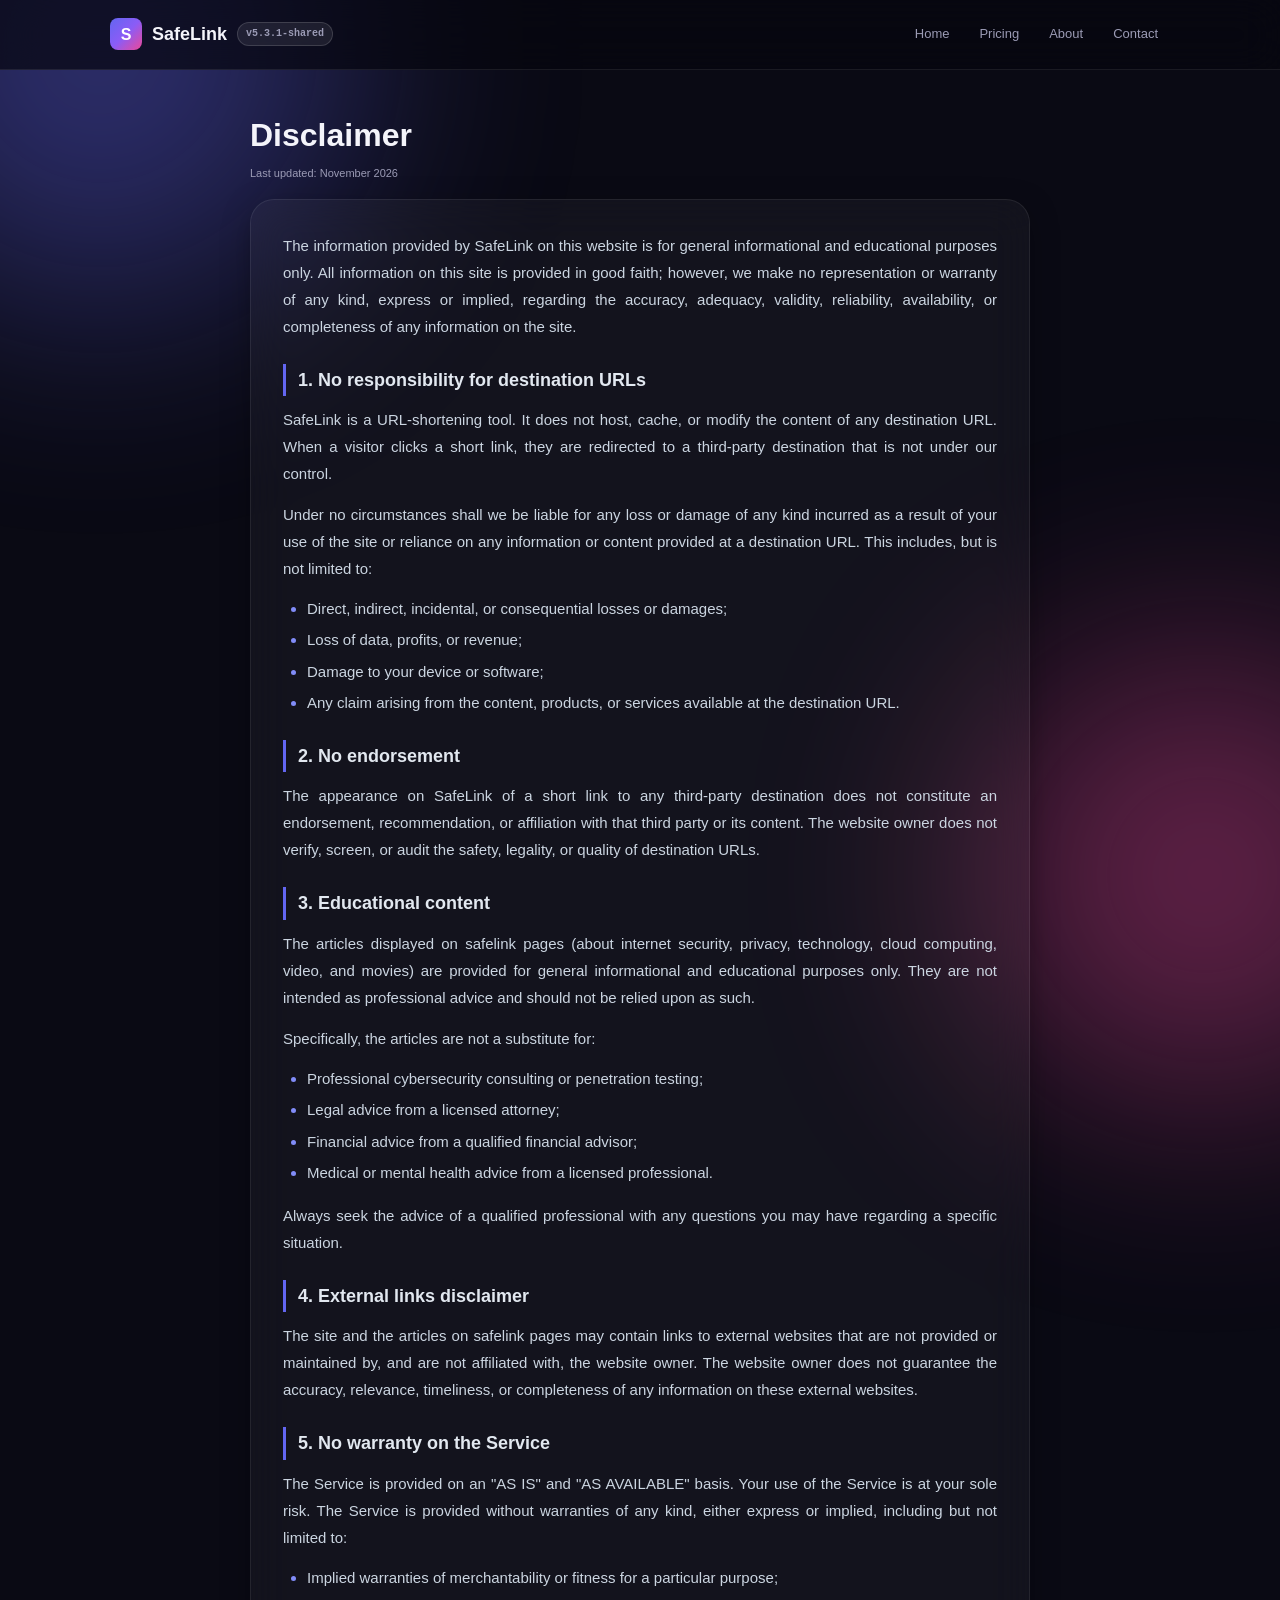
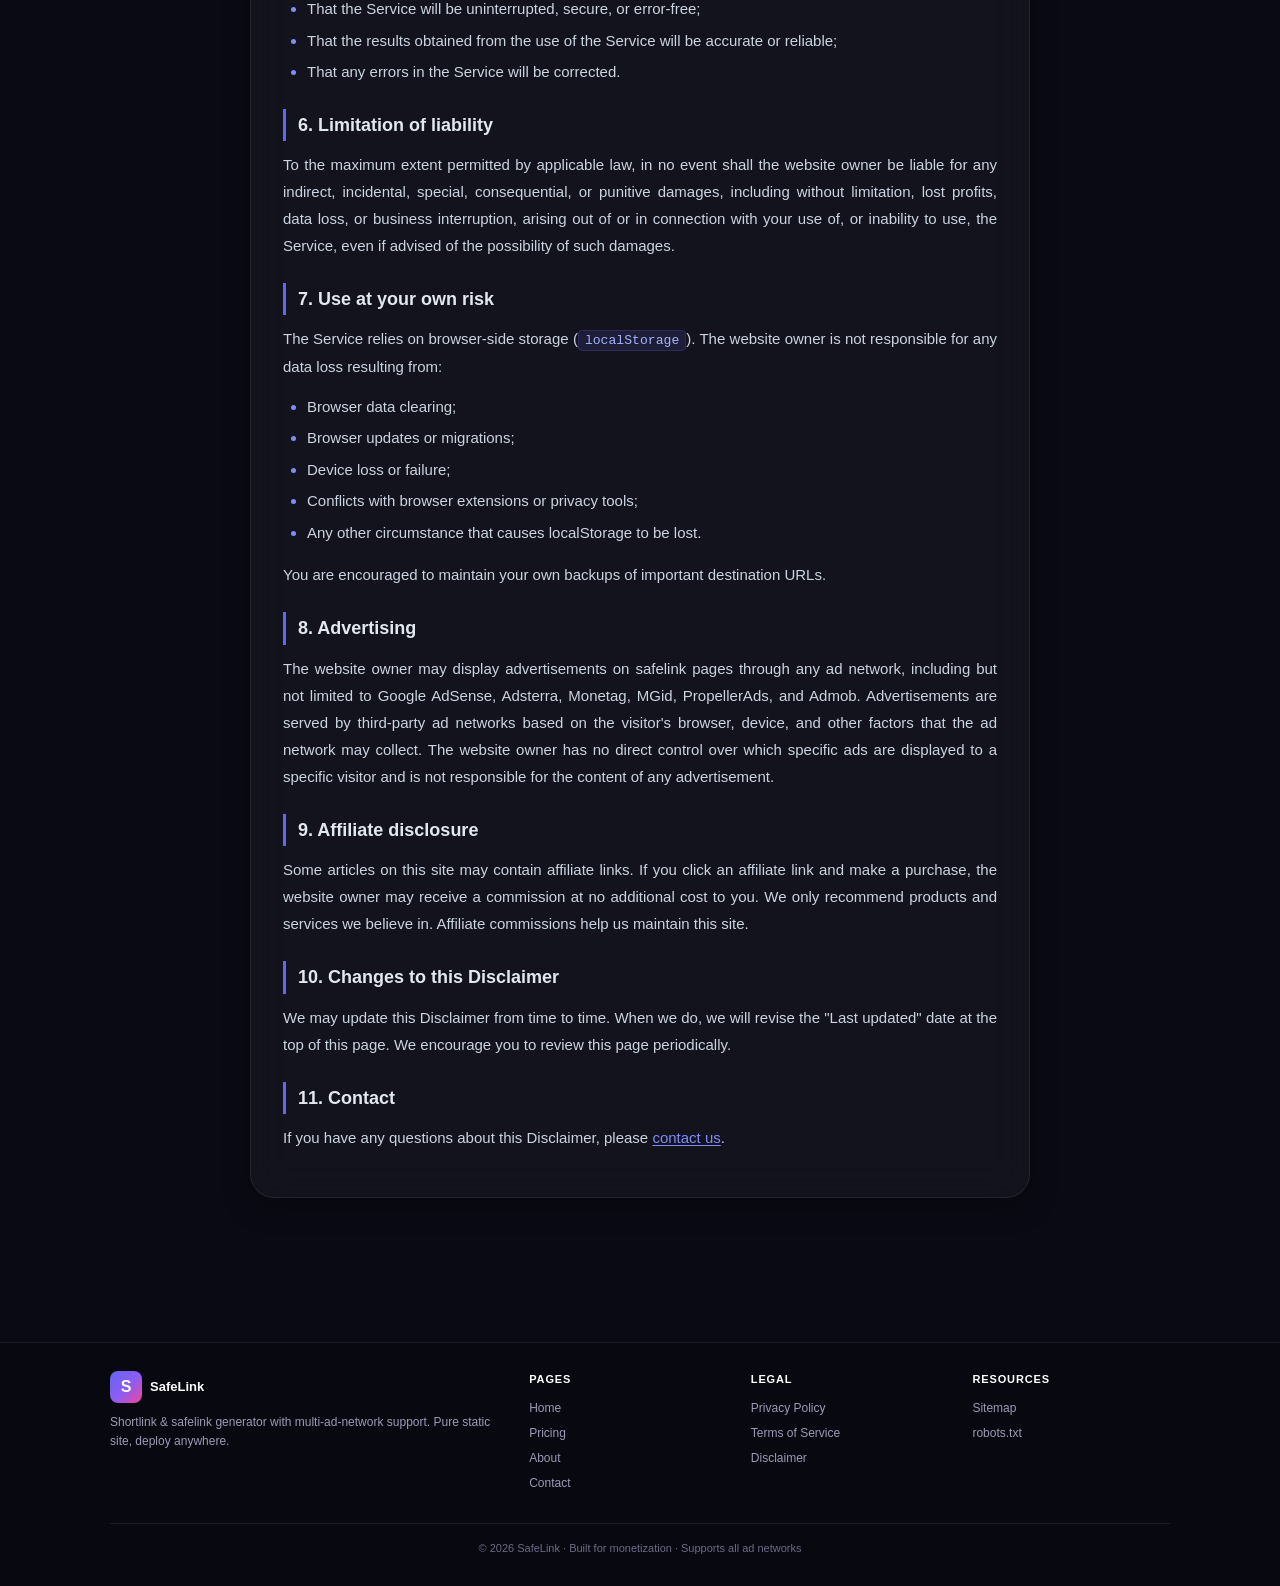
<file: disclaimer.html>
<!DOCTYPE html>
<html lang="en">
<head>
<meta charset="UTF-8">
<meta name="viewport" content="width=device-width, initial-scale=1.0">
<meta name="description" content="SafeLink Disclaimer. Information is provided as-is. We are not responsible for destination URLs.">
<title>Disclaimer · SafeLink</title>
<link rel="icon" href="data:image/svg+xml,%3Csvg xmlns='http://www.w3.org/2000/svg' viewBox='0 0 100 100'%3E%3Cdefs%3E%3ClinearGradient id='g' x1='0%25' y1='0%25' x2='100%25' y2='100%25'%3E%3Cstop offset='0%25' stop-color='%236366f1'/%3E%3Cstop offset='100%25' stop-color='%23ec4899'/%3E%3C/linearGradient%3E%3C/defs%3E%3Crect width='100' height='100' rx='22' fill='url(%23g)'/%3E%3Ctext x='50' y='68' font-size='58' font-family='Arial' font-weight='bold' fill='white' text-anchor='middle'%3ES%3C/text%3E%3C/svg%3E">
<link rel="stylesheet" href="css/style.css">
</head>
<body>

<div data-header></div>

<div class="container" style="padding:40px 0 60px;max-width:780px">
  <h1 style="font-size:32px;margin-bottom:4px">Disclaimer</h1>
  <p class="text-muted text-xs mb-4">Last updated: November 2026</p>

  <div class="card article-body" style="padding:32px">
    <p>The information provided by SafeLink on this website is for general informational and educational purposes only. All information on this site is provided in good faith; however, we make no representation or warranty of any kind, express or implied, regarding the accuracy, adequacy, validity, reliability, availability, or completeness of any information on the site.</p>

    <h3>1. No responsibility for destination URLs</h3>
    <p>SafeLink is a URL-shortening tool. It does not host, cache, or modify the content of any destination URL. When a visitor clicks a short link, they are redirected to a third-party destination that is not under our control.</p>
    <p>Under no circumstances shall we be liable for any loss or damage of any kind incurred as a result of your use of the site or reliance on any information or content provided at a destination URL. This includes, but is not limited to:</p>
    <ul>
      <li>Direct, indirect, incidental, or consequential losses or damages;</li>
      <li>Loss of data, profits, or revenue;</li>
      <li>Damage to your device or software;</li>
      <li>Any claim arising from the content, products, or services available at the destination URL.</li>
    </ul>

    <h3>2. No endorsement</h3>
    <p>The appearance on SafeLink of a short link to any third-party destination does not constitute an endorsement, recommendation, or affiliation with that third party or its content. The website owner does not verify, screen, or audit the safety, legality, or quality of destination URLs.</p>

    <h3>3. Educational content</h3>
    <p>The articles displayed on safelink pages (about internet security, privacy, technology, cloud computing, video, and movies) are provided for general informational and educational purposes only. They are not intended as professional advice and should not be relied upon as such.</p>
    <p>Specifically, the articles are not a substitute for:</p>
    <ul>
      <li>Professional cybersecurity consulting or penetration testing;</li>
      <li>Legal advice from a licensed attorney;</li>
      <li>Financial advice from a qualified financial advisor;</li>
      <li>Medical or mental health advice from a licensed professional.</li>
    </ul>
    <p>Always seek the advice of a qualified professional with any questions you may have regarding a specific situation.</p>

    <h3>4. External links disclaimer</h3>
    <p>The site and the articles on safelink pages may contain links to external websites that are not provided or maintained by, and are not affiliated with, the website owner. The website owner does not guarantee the accuracy, relevance, timeliness, or completeness of any information on these external websites.</p>

    <h3>5. No warranty on the Service</h3>
    <p>The Service is provided on an "AS IS" and "AS AVAILABLE" basis. Your use of the Service is at your sole risk. The Service is provided without warranties of any kind, either express or implied, including but not limited to:</p>
    <ul>
      <li>Implied warranties of merchantability or fitness for a particular purpose;</li>
      <li>That the Service will be uninterrupted, secure, or error-free;</li>
      <li>That the results obtained from the use of the Service will be accurate or reliable;</li>
      <li>That any errors in the Service will be corrected.</li>
    </ul>

    <h3>6. Limitation of liability</h3>
    <p>To the maximum extent permitted by applicable law, in no event shall the website owner be liable for any indirect, incidental, special, consequential, or punitive damages, including without limitation, lost profits, data loss, or business interruption, arising out of or in connection with your use of, or inability to use, the Service, even if advised of the possibility of such damages.</p>

    <h3>7. Use at your own risk</h3>
    <p>The Service relies on browser-side storage (<code>localStorage</code>). The website owner is not responsible for any data loss resulting from:</p>
    <ul>
      <li>Browser data clearing;</li>
      <li>Browser updates or migrations;</li>
      <li>Device loss or failure;</li>
      <li>Conflicts with browser extensions or privacy tools;</li>
      <li>Any other circumstance that causes localStorage to be lost.</li>
    </ul>
    <p>You are encouraged to maintain your own backups of important destination URLs.</p>

    <h3>8. Advertising</h3>
    <p>The website owner may display advertisements on safelink pages through any ad network, including but not limited to Google AdSense, Adsterra, Monetag, MGid, PropellerAds, and Admob. Advertisements are served by third-party ad networks based on the visitor's browser, device, and other factors that the ad network may collect. The website owner has no direct control over which specific ads are displayed to a specific visitor and is not responsible for the content of any advertisement.</p>

    <h3>9. Affiliate disclosure</h3>
    <p>Some articles on this site may contain affiliate links. If you click an affiliate link and make a purchase, the website owner may receive a commission at no additional cost to you. We only recommend products and services we believe in. Affiliate commissions help us maintain this site.</p>

    <h3>10. Changes to this Disclaimer</h3>
    <p>We may update this Disclaimer from time to time. When we do, we will revise the "Last updated" date at the top of this page. We encourage you to review this page periodically.</p>

    <h3>11. Contact</h3>
    <p>If you have any questions about this Disclaimer, please <a href="contact.html">contact us</a>.</p>
  </div>
</div>

<div data-footer></div>

<script src="js/config.js"></script>
<script src="js/articles.js"></script>
<script src="js/api.js"></script>
<script src="js/safelink.js"></script>
<script src="js/ui.js"></script>

</body>
</html>
</file>
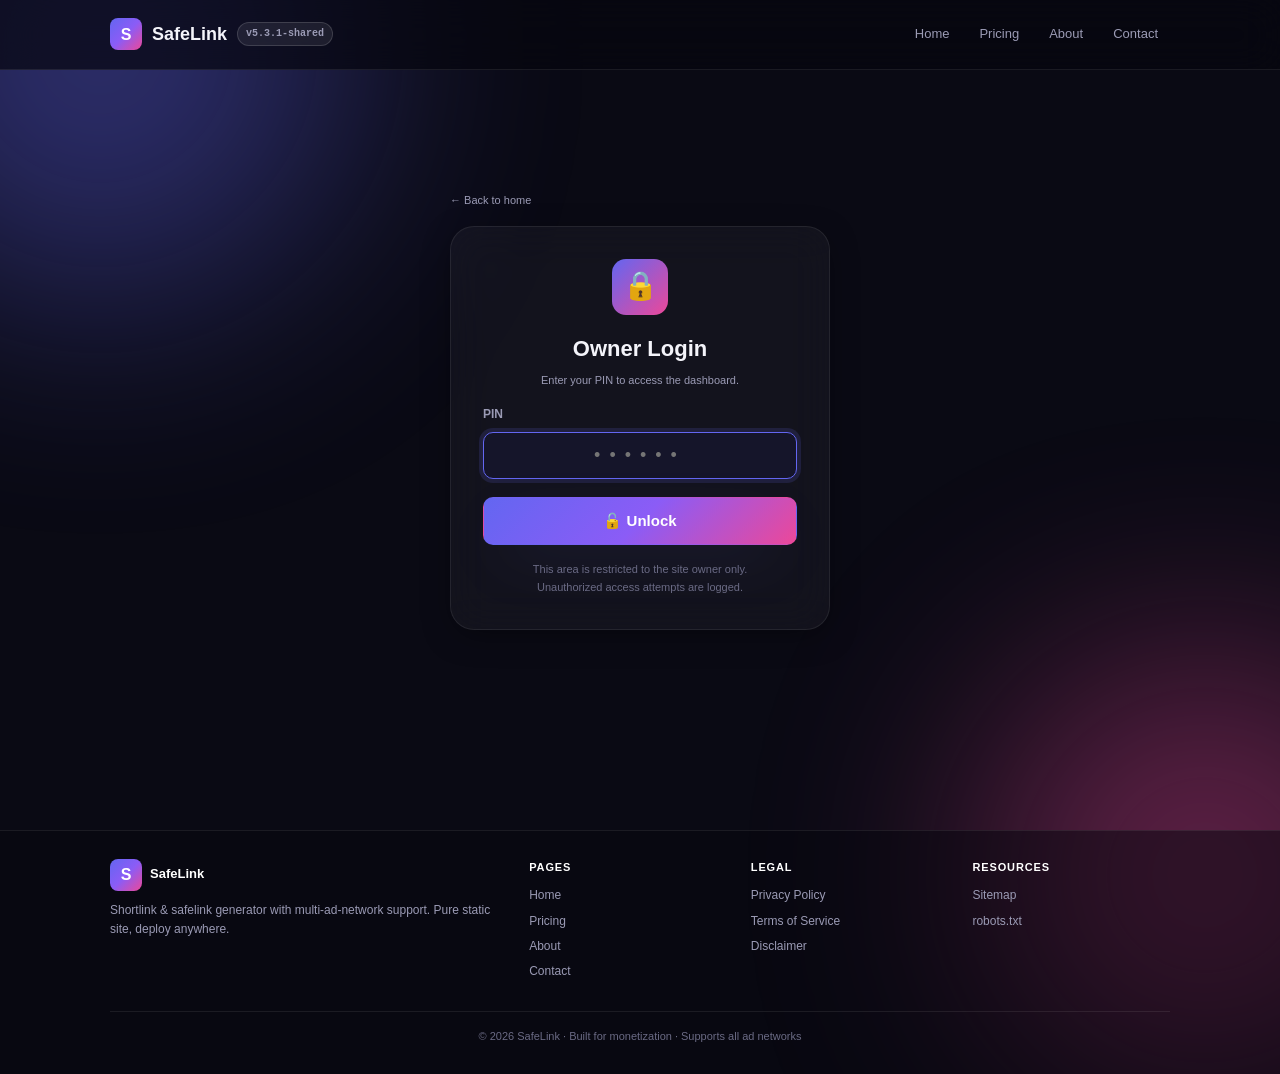
<file: login.html>
<!DOCTYPE html>
<html lang="en">
<head>
<meta charset="UTF-8">
<meta name="viewport" content="width=device-width, initial-scale=1.0">
<meta name="robots" content="noindex, nofollow">
<title>SafeLink · Owner Login</title>
<link rel="icon" href="data:image/svg+xml,%3Csvg xmlns='http://www.w3.org/2000/svg' viewBox='0 0 100 100'%3E%3Cdefs%3E%3ClinearGradient id='g' x1='0%25' y1='0%25' x2='100%25' y2='100%25'%3E%3Cstop offset='0%25' stop-color='%236366f1'/%3E%3Cstop offset='100%25' stop-color='%23ec4899'/%3E%3C/linearGradient%3E%3C/defs%3E%3Crect width='100' height='100' rx='22' fill='url(%23g)'/%3E%3Ctext x='50' y='68' font-size='58' font-family='Arial' font-weight='bold' fill='white' text-anchor='middle'%3ES%3C/text%3E%3C/svg%3E">
<link rel="stylesheet" href="css/style.css">
</head>
<body>

<div data-header></div>

<div class="container" style="display:grid;place-items:center;min-height:calc(100vh - 200px);padding:40px 0">
  <div style="max-width:380px;width:100%">
    <a href="index.html" class="text-muted text-xs" style="display:inline-block;margin-bottom:16px;text-decoration:none">← Back to home</a>

    <div class="card" style="padding:32px">
      <div style="width:56px;height:56px;margin:0 auto 16px;background:linear-gradient(135deg,#6366f1,#ec4899);border-radius:14px;display:grid;place-items:center;font-size:28px">🔒</div>
      <h1 style="font-size:22px;text-align:center;margin-bottom:6px">Owner Login</h1>
      <p class="text-muted text-xs text-center mb-4">Enter your PIN to access the dashboard.</p>

      <form id="loginForm" autocomplete="off">
        <div class="field">
          <label for="pin">PIN</label>
          <input type="password" id="pin" inputmode="numeric" autocomplete="off" placeholder="••••••" required style="text-align:center;letter-spacing:0.5em;font-size:18px">
        </div>

        <button type="submit" id="submitBtn" class="btn btn-primary btn-block btn-lg">
          <span id="btnText">🔓 Unlock</span>
        </button>
      </form>

      <p class="text-xs text-center mt-4" style="color:var(--text-dim)">
        This area is restricted to the site owner only.<br>
        Unauthorized access attempts are logged.
      </p>
    </div>
  </div>
</div>

<div data-footer></div>

<script src="js/config.js"></script>
<script src="js/api.js"></script>
<script src="js/safelink.js"></script>
<script src="js/ui.js"></script>
<script>
(function () {
  "use strict";
  var SL = window.SafeLink;
  if (!SL) return;

  // Redirect to admin if already logged in
  if (SL.isLoggedIn()) {
    window.location.href = "admin.html";
    return;
  }

  document.getElementById("loginForm").addEventListener("submit", async function (e) {
    e.preventDefault();
    var pin = document.getElementById("pin").value;
    if (!pin) { SL.toast("Please enter your PIN", "error"); return; }

    var btn = document.getElementById("submitBtn");
    var btnText = document.getElementById("btnText");
    btn.disabled = true;
    btnText.innerHTML = '<span class="spinner"></span> Verifying...';

    try {
      var ok = await SL.login(pin);
      if (ok) {
        SL.toast("Welcome back!", "success");
        setTimeout(function () { window.location.href = "admin.html"; }, 500);
      } else {
        SL.toast("Invalid PIN", "error");
        document.getElementById("pin").value = "";
        document.getElementById("pin").focus();
      }
    } catch (err) {
      SL.toast("Login failed: " + err.message, "error");
    } finally {
      btn.disabled = false;
      btnText.textContent = "🔓 Unlock";
    }
  });

  // Auto-focus
  document.getElementById("pin").focus();
})();
</script>

</body>
</html>
</file>
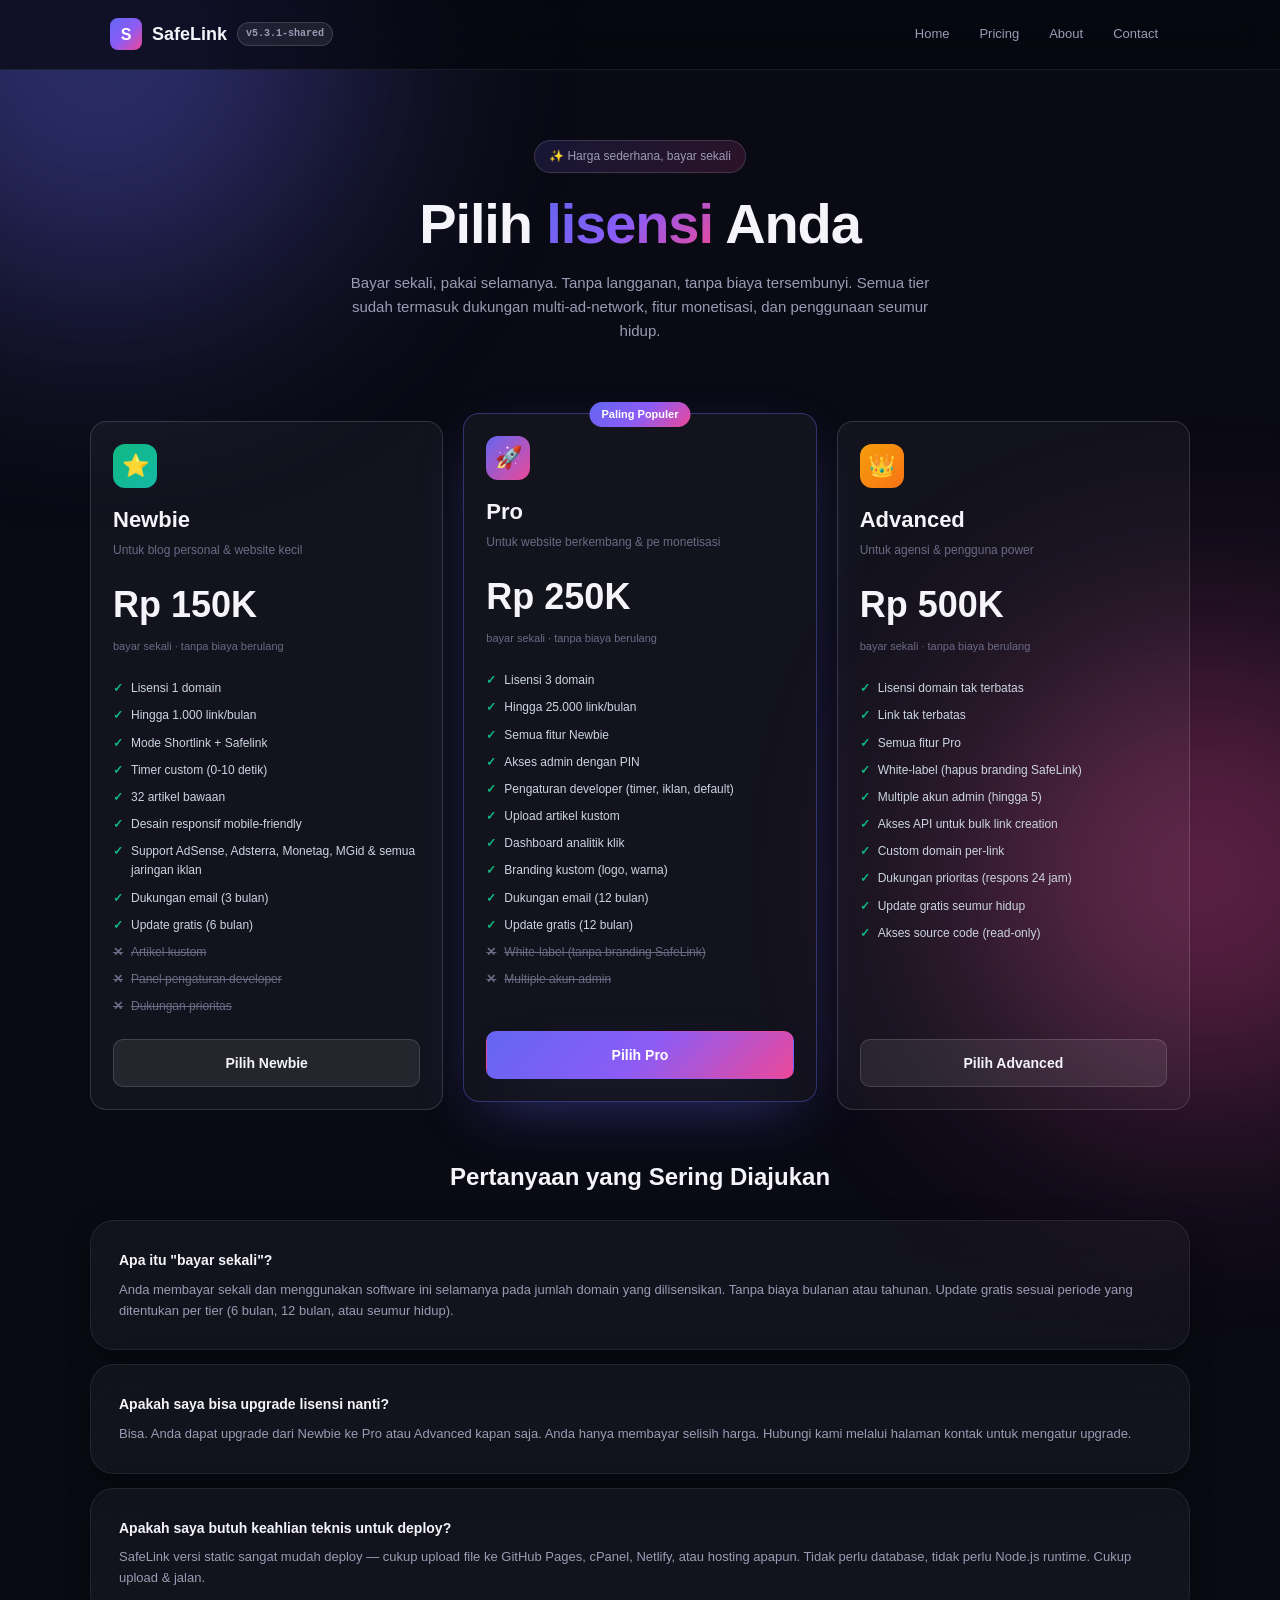
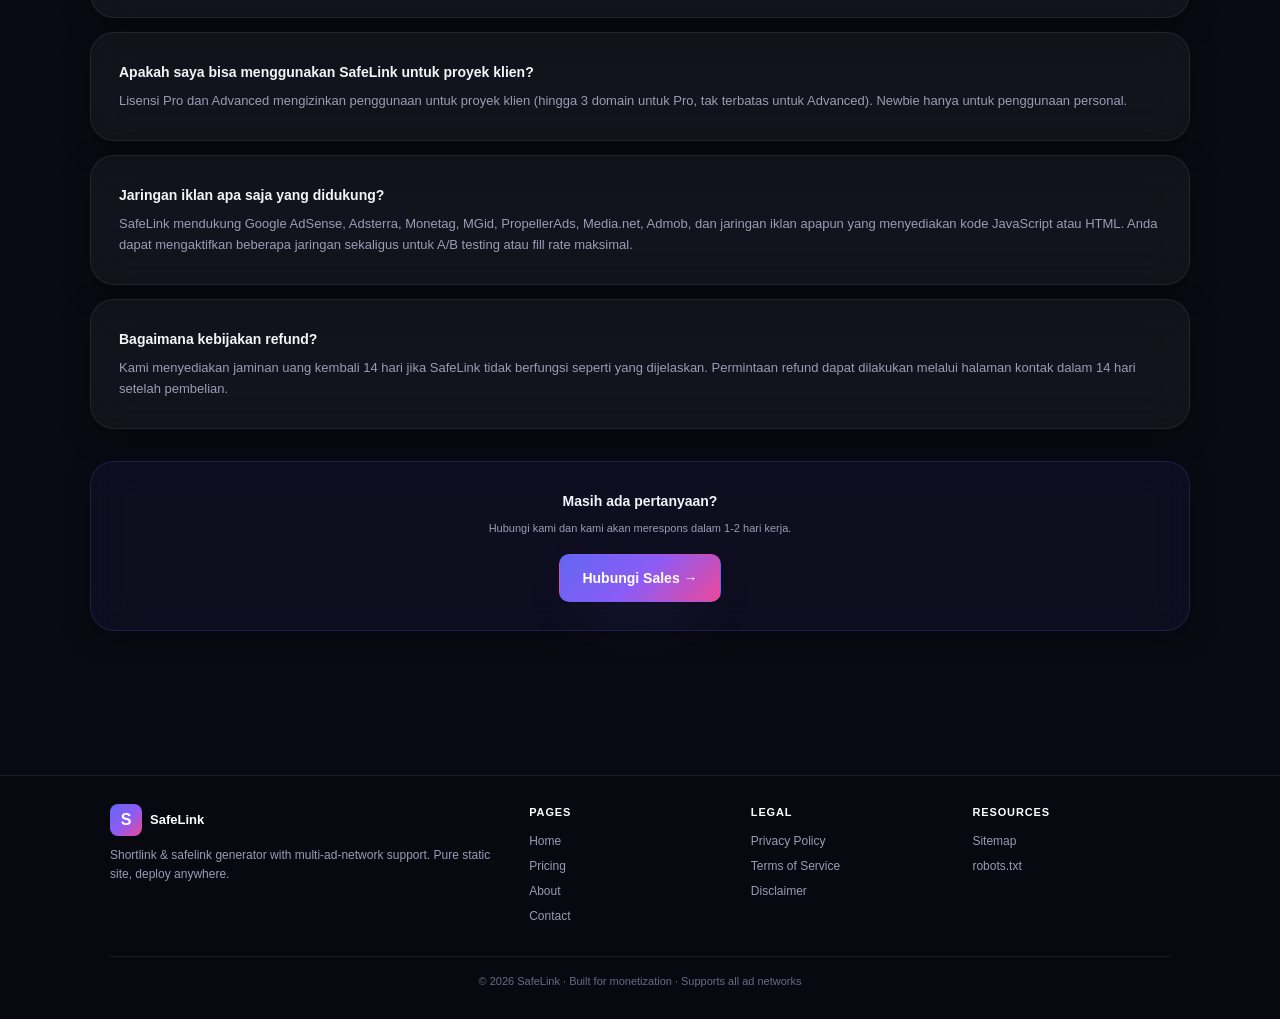
<file: pricing.html>
<!DOCTYPE html>
<html lang="id">
<head>
<meta charset="UTF-8">
<meta name="viewport" content="width=device-width, initial-scale=1.0">
<meta name="description" content="Harga lisensi SafeLink: Newbie Rp 150K, Pro Rp 250K, Advanced Rp 500K. Bayar sekali, pakai selamanya.">
<title>Harga · SafeLink</title>
<link rel="icon" href="data:image/svg+xml,%3Csvg xmlns='http://www.w3.org/2000/svg' viewBox='0 0 100 100'%3E%3Cdefs%3E%3ClinearGradient id='g' x1='0%25' y1='0%25' x2='100%25' y2='100%25'%3E%3Cstop offset='0%25' stop-color='%236366f1'/%3E%3Cstop offset='100%25' stop-color='%23ec4899'/%3E%3C/linearGradient%3E%3C/defs%3E%3Crect width='100' height='100' rx='22' fill='url(%23g)'/%3E%3Ctext x='50' y='68' font-size='58' font-family='Arial' font-weight='bold' fill='white' text-anchor='middle'%3ES%3C/text%3E%3C/svg%3E">
<link rel="stylesheet" href="css/style.css">
</head>
<body>

<div data-header></div>

<div class="container" style="padding:40px 0 60px">

  <section class="hero" style="padding-top:30px">
    <span class="hero-badge">✨ Harga sederhana, bayar sekali</span>
    <h1>Pilih <span class="gradient-text">lisensi</span> Anda</h1>
    <p>
      Bayar sekali, pakai selamanya. Tanpa langganan, tanpa biaya tersembunyi.
      Semua tier sudah termasuk dukungan multi-ad-network, fitur monetisasi, dan penggunaan seumur hidup.
    </p>
  </section>

  <div class="pricing-grid">
    <!-- Newbie -->
    <div class="tier">
      <div class="tier-icon" style="background:linear-gradient(135deg,#10b981,#14b8a6)">⭐</div>
      <div class="tier-name">Newbie</div>
      <div class="tier-tagline">Untuk blog personal &amp; website kecil</div>
      <div class="tier-price">Rp 150K</div>
      <div class="tier-period">bayar sekali · tanpa biaya berulang</div>
      <ul class="tier-features">
        <li>Lisensi 1 domain</li>
        <li>Hingga 1.000 link/bulan</li>
        <li>Mode Shortlink + Safelink</li>
        <li>Timer custom (0-10 detik)</li>
        <li>32 artikel bawaan</li>
        <li>Desain responsif mobile-friendly</li>
        <li>Support AdSense, Adsterra, Monetag, MGid &amp; semua jaringan iklan</li>
        <li>Dukungan email (3 bulan)</li>
        <li>Update gratis (6 bulan)</li>
        <li class="disabled">Artikel kustom</li>
        <li class="disabled">Panel pengaturan developer</li>
        <li class="disabled">Dukungan prioritas</li>
      </ul>
      <a href="contact.html?subject=Pertanyaan Lisensi: SafeLink Newbie" class="btn btn-secondary btn-block">Pilih Newbie</a>
    </div>

    <!-- Pro -->
    <div class="tier popular">
      <div class="tier-badge">Paling Populer</div>
      <div class="tier-icon" style="background:linear-gradient(135deg,#6366f1,#ec4899)">🚀</div>
      <div class="tier-name">Pro</div>
      <div class="tier-tagline">Untuk website berkembang &amp; pe monetisasi</div>
      <div class="tier-price">Rp 250K</div>
      <div class="tier-period">bayar sekali · tanpa biaya berulang</div>
      <ul class="tier-features">
        <li>Lisensi 3 domain</li>
        <li>Hingga 25.000 link/bulan</li>
        <li>Semua fitur Newbie</li>
        <li>Akses admin dengan PIN</li>
        <li>Pengaturan developer (timer, iklan, default)</li>
        <li>Upload artikel kustom</li>
        <li>Dashboard analitik klik</li>
        <li>Branding kustom (logo, warna)</li>
        <li>Dukungan email (12 bulan)</li>
        <li>Update gratis (12 bulan)</li>
        <li class="disabled">White-label (tanpa branding SafeLink)</li>
        <li class="disabled">Multiple akun admin</li>
      </ul>
      <a href="contact.html?subject=Pertanyaan Lisensi: SafeLink Pro" class="btn btn-primary btn-block">Pilih Pro</a>
    </div>

    <!-- Advanced -->
    <div class="tier">
      <div class="tier-icon" style="background:linear-gradient(135deg,#f59e0b,#f97316)">👑</div>
      <div class="tier-name">Advanced</div>
      <div class="tier-tagline">Untuk agensi &amp; pengguna power</div>
      <div class="tier-price">Rp 500K</div>
      <div class="tier-period">bayar sekali · tanpa biaya berulang</div>
      <ul class="tier-features">
        <li>Lisensi domain tak terbatas</li>
        <li>Link tak terbatas</li>
        <li>Semua fitur Pro</li>
        <li>White-label (hapus branding SafeLink)</li>
        <li>Multiple akun admin (hingga 5)</li>
        <li>Akses API untuk bulk link creation</li>
        <li>Custom domain per-link</li>
        <li>Dukungan prioritas (respons 24 jam)</li>
        <li>Update gratis seumur hidup</li>
        <li>Akses source code (read-only)</li>
      </ul>
      <a href="contact.html?subject=Pertanyaan Lisensi: SafeLink Advanced" class="btn btn-secondary btn-block">Pilih Advanced</a>
    </div>
  </div>

  <!-- FAQ -->
  <section style="margin-top:48px">
    <h2 class="text-center" style="font-size:24px;margin-bottom:24px">Pertanyaan yang Sering Diajukan</h2>

    <div class="card" style="margin-bottom:14px">
      <h3 style="font-size:14px;margin-bottom:8px">Apa itu "bayar sekali"?</h3>
      <p class="text-muted text-sm">
        Anda membayar sekali dan menggunakan software ini selamanya pada jumlah domain yang dilisensikan.
        Tanpa biaya bulanan atau tahunan. Update gratis sesuai periode yang ditentukan per tier
        (6 bulan, 12 bulan, atau seumur hidup).
      </p>
    </div>

    <div class="card" style="margin-bottom:14px">
      <h3 style="font-size:14px;margin-bottom:8px">Apakah saya bisa upgrade lisensi nanti?</h3>
      <p class="text-muted text-sm">
        Bisa. Anda dapat upgrade dari Newbie ke Pro atau Advanced kapan saja. Anda hanya membayar selisih harga.
        Hubungi kami melalui halaman kontak untuk mengatur upgrade.
      </p>
    </div>

    <div class="card" style="margin-bottom:14px">
      <h3 style="font-size:14px;margin-bottom:8px">Apakah saya butuh keahlian teknis untuk deploy?</h3>
      <p class="text-muted text-sm">
        SafeLink versi static sangat mudah deploy — cukup upload file ke GitHub Pages, cPanel, Netlify, atau
        hosting apapun. Tidak perlu database, tidak perlu Node.js runtime. Cukup upload &amp; jalan.
      </p>
    </div>

    <div class="card" style="margin-bottom:14px">
      <h3 style="font-size:14px;margin-bottom:8px">Apakah saya bisa menggunakan SafeLink untuk proyek klien?</h3>
      <p class="text-muted text-sm">
        Lisensi Pro dan Advanced mengizinkan penggunaan untuk proyek klien (hingga 3 domain untuk Pro,
        tak terbatas untuk Advanced). Newbie hanya untuk penggunaan personal.
      </p>
    </div>

    <div class="card" style="margin-bottom:14px">
      <h3 style="font-size:14px;margin-bottom:8px">Jaringan iklan apa saja yang didukung?</h3>
      <p class="text-muted text-sm">
        SafeLink mendukung Google AdSense, Adsterra, Monetag, MGid, PropellerAds, Media.net, Admob,
        dan jaringan iklan apapun yang menyediakan kode JavaScript atau HTML. Anda dapat mengaktifkan
        beberapa jaringan sekaligus untuk A/B testing atau fill rate maksimal.
      </p>
    </div>

    <div class="card">
      <h3 style="font-size:14px;margin-bottom:8px">Bagaimana kebijakan refund?</h3>
      <p class="text-muted text-sm">
        Kami menyediakan jaminan uang kembali 14 hari jika SafeLink tidak berfungsi seperti yang dijelaskan.
        Permintaan refund dapat dilakukan melalui halaman kontak dalam 14 hari setelah pembelian.
      </p>
    </div>
  </section>

  <section style="margin-top:32px;text-align:center">
    <div class="card" style="border-color:rgba(99,102,241,0.2);background:rgba(99,102,241,0.05);text-align:center">
      <h3 style="font-size:14px;margin-bottom:8px">Masih ada pertanyaan?</h3>
      <p class="text-muted text-xs mb-4">Hubungi kami dan kami akan merespons dalam 1-2 hari kerja.</p>
      <a href="contact.html" class="btn btn-primary">Hubungi Sales →</a>
    </div>
  </section>

</div>

<div data-footer></div>

<script src="js/config.js"></script>
<script src="js/articles.js"></script>
<script src="js/api.js"></script>
<script src="js/safelink.js"></script>
<script src="js/ui.js"></script>

</body>
</html>
</file>
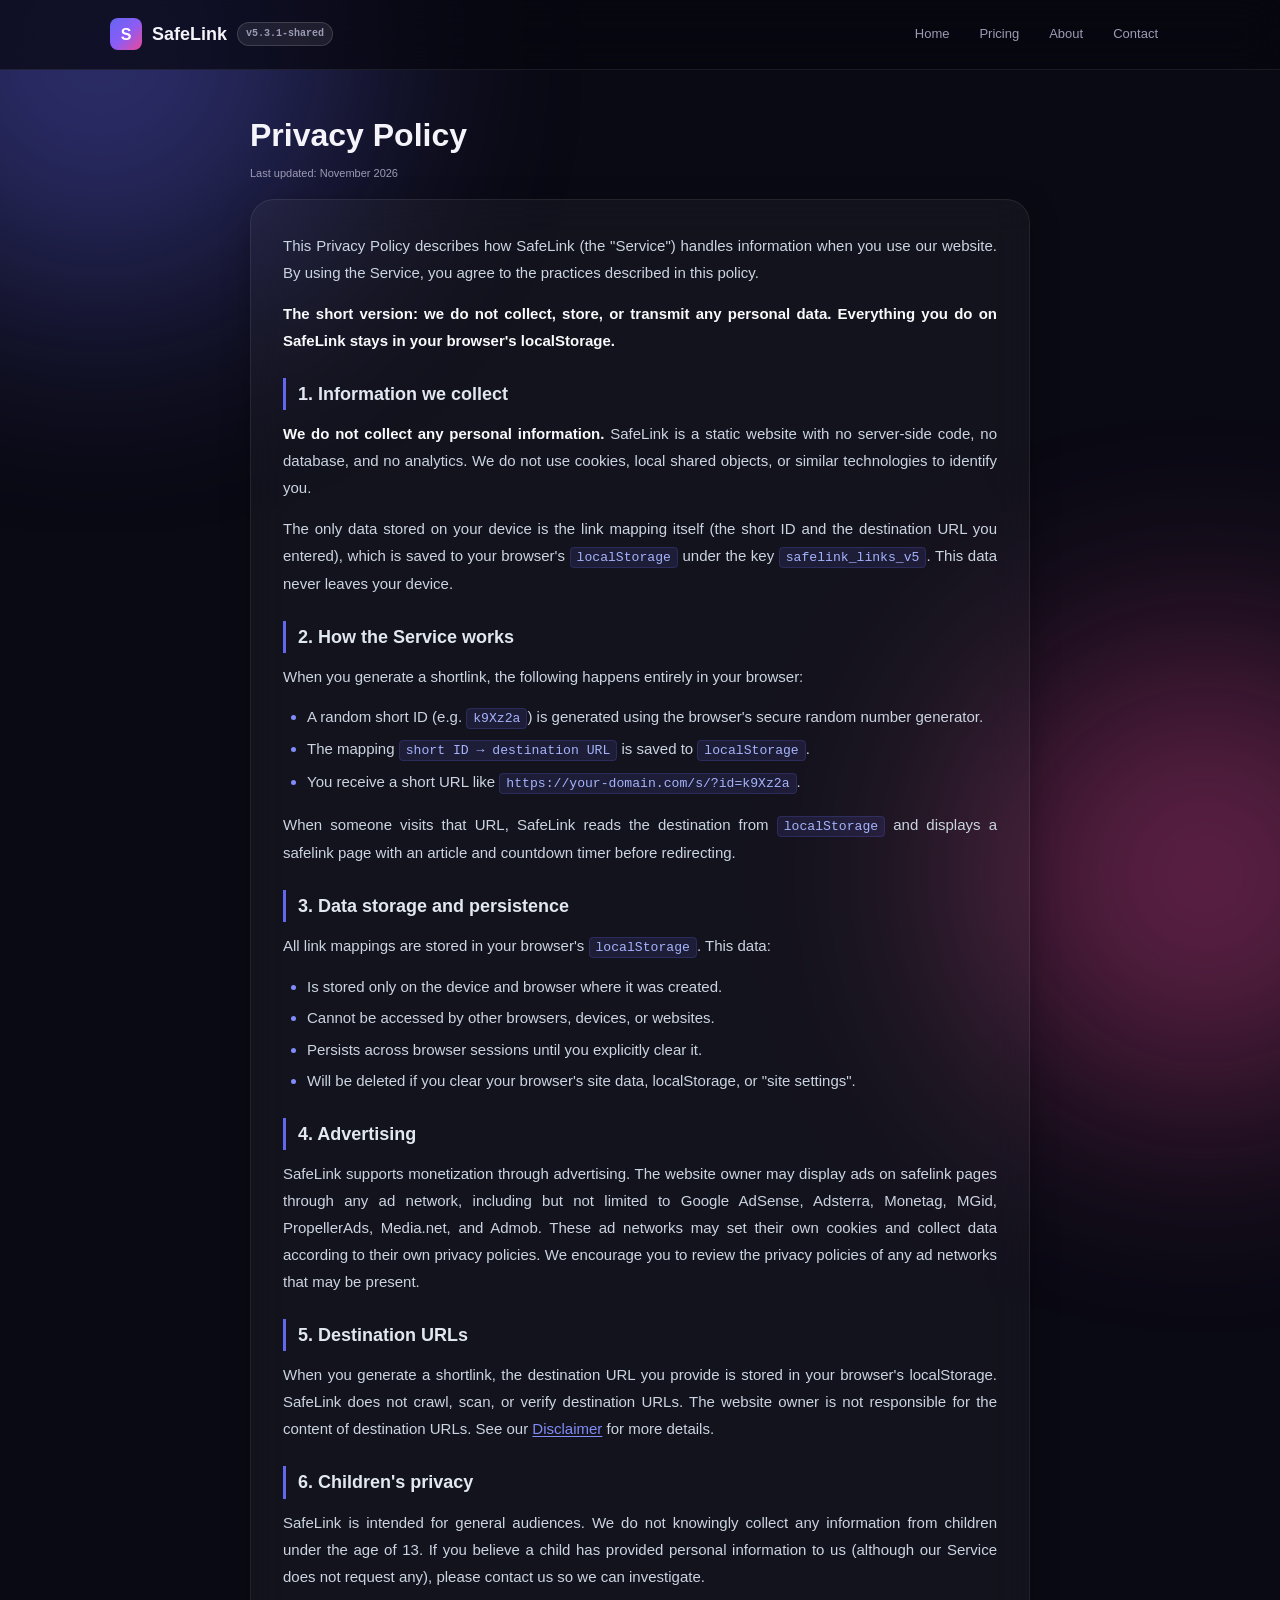
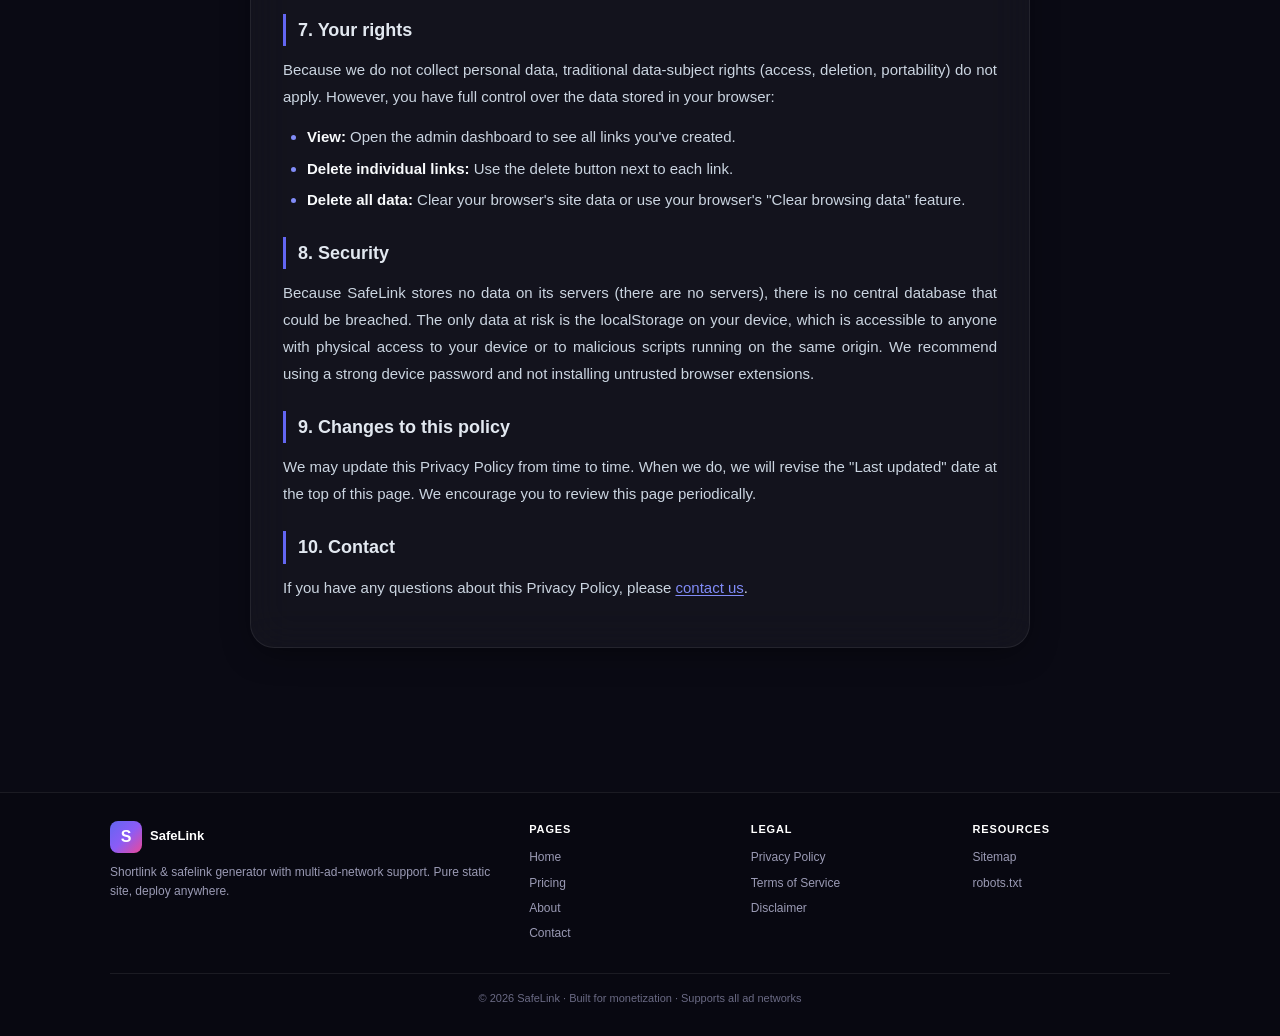
<file: privacy.html>
<!DOCTYPE html>
<html lang="en">
<head>
<meta charset="UTF-8">
<meta name="viewport" content="width=device-width, initial-scale=1.0">
<meta name="description" content="SafeLink Privacy Policy. We do not collect, store, or transmit your personal data.">
<title>Privacy Policy · SafeLink</title>
<link rel="icon" href="data:image/svg+xml,%3Csvg xmlns='http://www.w3.org/2000/svg' viewBox='0 0 100 100'%3E%3Cdefs%3E%3ClinearGradient id='g' x1='0%25' y1='0%25' x2='100%25' y2='100%25'%3E%3Cstop offset='0%25' stop-color='%236366f1'/%3E%3Cstop offset='100%25' stop-color='%23ec4899'/%3E%3C/linearGradient%3E%3C/defs%3E%3Crect width='100' height='100' rx='22' fill='url(%23g)'/%3E%3Ctext x='50' y='68' font-size='58' font-family='Arial' font-weight='bold' fill='white' text-anchor='middle'%3ES%3C/text%3E%3C/svg%3E">
<link rel="stylesheet" href="css/style.css">
</head>
<body>

<div data-header></div>

<div class="container" style="padding:40px 0 60px;max-width:780px">
  <h1 style="font-size:32px;margin-bottom:4px">Privacy Policy</h1>
  <p class="text-muted text-xs mb-4">Last updated: November 2026</p>

  <div class="card article-body" style="padding:32px">
    <p>This Privacy Policy describes how SafeLink (the "Service") handles information when you use our website. By using the Service, you agree to the practices described in this policy.</p>
    <p style="margin-top:14px"><strong>The short version: we do not collect, store, or transmit any personal data. Everything you do on SafeLink stays in your browser's localStorage.</strong></p>

    <h3>1. Information we collect</h3>
    <p><strong>We do not collect any personal information.</strong> SafeLink is a static website with no server-side code, no database, and no analytics. We do not use cookies, local shared objects, or similar technologies to identify you.</p>
    <p>The only data stored on your device is the link mapping itself (the short ID and the destination URL you entered), which is saved to your browser's <code>localStorage</code> under the key <code>safelink_links_v5</code>. This data never leaves your device.</p>

    <h3>2. How the Service works</h3>
    <p>When you generate a shortlink, the following happens entirely in your browser:</p>
    <ul>
      <li>A random short ID (e.g. <code>k9Xz2a</code>) is generated using the browser's secure random number generator.</li>
      <li>The mapping <code>short ID → destination URL</code> is saved to <code>localStorage</code>.</li>
      <li>You receive a short URL like <code>https://your-domain.com/s/?id=k9Xz2a</code>.</li>
    </ul>
    <p>When someone visits that URL, SafeLink reads the destination from <code>localStorage</code> and displays a safelink page with an article and countdown timer before redirecting.</p>

    <h3>3. Data storage and persistence</h3>
    <p>All link mappings are stored in your browser's <code>localStorage</code>. This data:</p>
    <ul>
      <li>Is stored only on the device and browser where it was created.</li>
      <li>Cannot be accessed by other browsers, devices, or websites.</li>
      <li>Persists across browser sessions until you explicitly clear it.</li>
      <li>Will be deleted if you clear your browser's site data, localStorage, or "site settings".</li>
    </ul>

    <h3>4. Advertising</h3>
    <p>SafeLink supports monetization through advertising. The website owner may display ads on safelink pages through any ad network, including but not limited to Google AdSense, Adsterra, Monetag, MGid, PropellerAds, Media.net, and Admob. These ad networks may set their own cookies and collect data according to their own privacy policies. We encourage you to review the privacy policies of any ad networks that may be present.</p>

    <h3>5. Destination URLs</h3>
    <p>When you generate a shortlink, the destination URL you provide is stored in your browser's localStorage. SafeLink does not crawl, scan, or verify destination URLs. The website owner is not responsible for the content of destination URLs. See our <a href="disclaimer.html">Disclaimer</a> for more details.</p>

    <h3>6. Children's privacy</h3>
    <p>SafeLink is intended for general audiences. We do not knowingly collect any information from children under the age of 13. If you believe a child has provided personal information to us (although our Service does not request any), please contact us so we can investigate.</p>

    <h3>7. Your rights</h3>
    <p>Because we do not collect personal data, traditional data-subject rights (access, deletion, portability) do not apply. However, you have full control over the data stored in your browser:</p>
    <ul>
      <li><strong>View:</strong> Open the admin dashboard to see all links you've created.</li>
      <li><strong>Delete individual links:</strong> Use the delete button next to each link.</li>
      <li><strong>Delete all data:</strong> Clear your browser's site data or use your browser's "Clear browsing data" feature.</li>
    </ul>

    <h3>8. Security</h3>
    <p>Because SafeLink stores no data on its servers (there are no servers), there is no central database that could be breached. The only data at risk is the localStorage on your device, which is accessible to anyone with physical access to your device or to malicious scripts running on the same origin. We recommend using a strong device password and not installing untrusted browser extensions.</p>

    <h3>9. Changes to this policy</h3>
    <p>We may update this Privacy Policy from time to time. When we do, we will revise the "Last updated" date at the top of this page. We encourage you to review this page periodically.</p>

    <h3>10. Contact</h3>
    <p>If you have any questions about this Privacy Policy, please <a href="contact.html">contact us</a>.</p>
  </div>
</div>

<div data-footer></div>

<script src="js/config.js"></script>
<script src="js/articles.js"></script>
<script src="js/api.js"></script>
<script src="js/safelink.js"></script>
<script src="js/ui.js"></script>

</body>
</html>
</file>
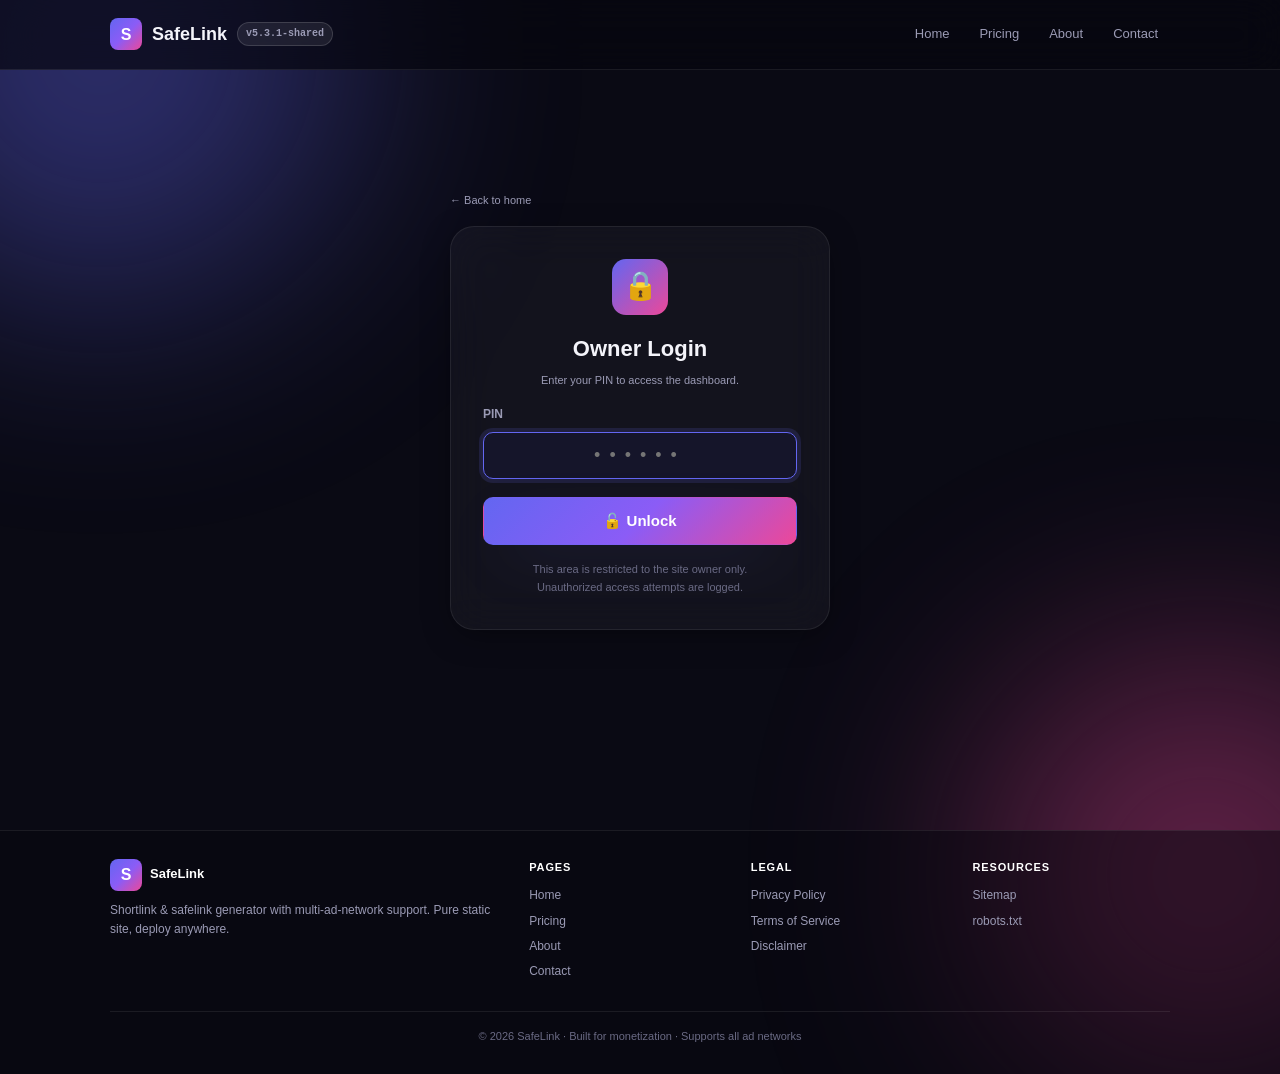
<file: settings.html>
<!DOCTYPE html>
<html lang="en">
<head>
<meta charset="UTF-8">
<meta name="viewport" content="width=device-width, initial-scale=1.0">
<meta name="robots" content="noindex, nofollow">
<title>SafeLink · Developer Settings</title>
<link rel="icon" href="data:image/svg+xml,%3Csvg xmlns='http://www.w3.org/2000/svg' viewBox='0 0 100 100'%3E%3Cdefs%3E%3ClinearGradient id='g' x1='0%25' y1='0%25' x2='100%25' y2='100%25'%3E%3Cstop offset='0%25' stop-color='%236366f1'/%3E%3Cstop offset='100%25' stop-color='%23ec4899'/%3E%3C/linearGradient%3E%3C/defs%3E%3Crect width='100' height='100' rx='22' fill='url(%23g)'/%3E%3Ctext x='50' y='68' font-size='58' font-family='Arial' font-weight='bold' fill='white' text-anchor='middle'%3ES%3C/text%3E%3C/svg%3E">
<link rel="stylesheet" href="css/style.css">
</head>
<body>

<div data-header></div>

<div class="container" style="padding:24px 0 60px;max-width:800px">
  <a href="admin.html" class="text-muted text-xs" style="display:inline-block;margin-bottom:16px;text-decoration:none">← Back to dashboard</a>

  <div style="display:flex;justify-content:space-between;align-items:center;margin-bottom:24px;flex-wrap:wrap;gap:12px">
    <div>
      <h1 style="font-size:22px;display:flex;align-items:center;gap:8px">⚙️ Developer Settings</h1>
      <p class="text-muted text-xs mt-2">Configure default values, ads, and branding</p>
    </div>
    <button id="logoutBtn" class="btn btn-ghost btn-sm" style="color:#fca5a5">🚪 Logout</button>
  </div>

  <div id="authCheck" class="card text-center" style="padding:48px">
    <div class="spinner spinner-lg" style="margin:0 auto"></div>
    <p class="text-muted text-sm mt-4">Checking authentication...</p>
  </div>

  <div id="settingsContent" style="display:none">
    <form id="settingsForm">
      <!-- Branding -->
      <div class="card">
        <h2 style="font-size:14px;margin-bottom:16px">🏷️ Branding</h2>
        <div class="field">
          <label for="brand">Site Name</label>
          <input type="text" id="brand" placeholder="SafeLink">
          <div class="field-help">Brand name shown in header &amp; footer</div>
        </div>
        <div class="field">
          <label for="tagline">Tagline</label>
          <input type="text" id="tagline" placeholder="Subtitle shown on landing page">
        </div>
      </div>

      <!-- Defaults -->
      <div class="card">
        <h2 style="font-size:14px;margin-bottom:16px">⚙️ Defaults</h2>
        <div class="field-row">
          <div class="field">
            <label for="defaultTimer">Default Timer (sec)</label>
            <input type="number" id="defaultTimer" min="0" max="10">
            <div class="field-help">0-10 seconds. 0 = instant redirect</div>
          </div>
          <div class="field">
            <label for="defaultIdLength">Default ID Length</label>
            <input type="number" id="defaultIdLength" min="5" max="10">
            <div class="field-help">5-10 characters</div>
          </div>
        </div>
        <div class="field">
          <label for="defaultMode">Default Mode</label>
          <select id="defaultMode">
            <option value="safelink">safelink (manual click)</option>
            <option value="shortlink">shortlink (auto-redirect)</option>
          </select>
        </div>
      </div>

      <!-- Ads -->
      <div class="card">
        <h2 style="font-size:14px;margin-bottom:16px">💰 Monetization</h2>
        <div class="field">
          <label for="adsEnabled">Enable Ads (Master Switch)</label>
          <select id="adsEnabled">
            <option value="true">true (show all ads)</option>
            <option value="false">false (hide all ads)</option>
          </select>
        </div>

        <div style="margin-top:20px;padding-top:16px;border-top:1px solid var(--border)">
          <p style="font-size:13px;font-weight:600;color:#a5b4fc;margin-bottom:12px">▸ Google AdSense</p>
          <div class="field">
            <label for="adsenseClient">AdSense Client ID</label>
            <input type="text" id="adsenseClient" placeholder="ca-pub-1234567890123456">
          </div>
          <div class="field">
            <label for="adsenseSlot">AdSense Slot ID</label>
            <input type="text" id="adsenseSlot" placeholder="1234567890">
          </div>
        </div>

        <div style="margin-top:20px;padding-top:16px;border-top:1px solid var(--border)">
          <p style="font-size:13px;font-weight:600;color:#a5b4fc;margin-bottom:12px">▸ Adsterra</p>
          <div class="field">
            <label for="adsterraCode">Adsterra Banner Code (full script)</label>
            <textarea id="adsterraCode" rows="5" placeholder="Paste full Adsterra banner script here..."></textarea>
          </div>
        </div>

        <div style="margin-top:20px;padding-top:16px;border-top:1px solid var(--border)">
          <p style="font-size:13px;font-weight:600;color:#a5b4fc;margin-bottom:12px">▸ Monetag</p>
          <div class="field">
            <label for="monetagCode">Monetag Banner Code (full script)</label>
            <textarea id="monetagCode" rows="5" placeholder="Paste full Monetag banner script here..."></textarea>
          </div>
        </div>

        <div style="margin-top:20px;padding-top:16px;border-top:1px solid var(--border)">
          <p style="font-size:13px;font-weight:600;color:#a5b4fc;margin-bottom:12px">▸ MGid</p>
          <div class="field">
            <label for="mgidCode">MGid Widget Code (full script)</label>
            <textarea id="mgidCode" rows="5" placeholder="Paste full MGid widget script here..."></textarea>
          </div>
        </div>

        <div style="margin-top:20px;padding-top:16px;border-top:1px solid var(--border)">
          <p style="font-size:13px;font-weight:600;color:#a5b4fc;margin-bottom:12px">▸ PropellerAds</p>
          <div class="field">
            <label for="propellerAdsCode">PropellerAds Code (full script)</label>
            <textarea id="propellerAdsCode" rows="5" placeholder="Paste full PropellerAds script here..."></textarea>
          </div>
        </div>

        <div style="margin-top:20px;padding-top:16px;border-top:1px solid var(--border)">
          <p style="font-size:13px;font-weight:600;color:#f9a8d4;margin-bottom:12px">▸ Custom Banner Slots (above &amp; below button)</p>
          <div class="field">
            <label for="customAdTop">Custom Ad — Above Button</label>
            <textarea id="customAdTop" rows="4" placeholder="Any HTML/JS to render above the redirect button"></textarea>
          </div>
          <div class="field">
            <label for="customAdBottom">Custom Ad — Below Button</label>
            <textarea id="customAdBottom" rows="4" placeholder="Any HTML/JS to render below the redirect button"></textarea>
          </div>
          <div class="field-help">These slots render above &amp; below the redirect button on safelink pages. Paste any ad code (HTML or JS) here.</div>
        </div>

        <p class="text-xs text-muted" style="margin-top:16px;color:var(--text-dim)">
          SafeLink supports Google AdSense, Adsterra, Monetag, MGid, PropellerAds, Media.net, Admob,
          and any ad network. Enable multiple networks simultaneously for A/B testing or maximum fill rate.
        </p>
      </div>

      <!-- Script injection -->
      <div class="card">
        <h2 style="font-size:14px;margin-bottom:16px">🛠️ Script Injection (Advanced)</h2>
        <div class="field">
          <label for="customCss">Custom CSS</label>
          <textarea id="customCss" rows="5" placeholder="/* Custom CSS injected into safelink pages */"></textarea>
        </div>
        <div class="field">
          <label for="customJs">Custom JavaScript</label>
          <textarea id="customJs" rows="5" placeholder="<!-- Custom JS injected into safelink pages. Supports <script> tags. -->"></textarea>
        </div>
        <div class="field">
          <label for="customHead">Custom Head HTML</label>
          <textarea id="customHead" rows="4" placeholder="<!-- HTML injected into <head> (meta verification, fonts, etc.) -->"></textarea>
        </div>
        <div style="background:rgba(245,158,11,0.05);border:1px solid rgba(245,158,11,0.2);border-radius:8px;padding:12px;font-size:11px;color:#fcd34d;margin-top:12px">
          <strong>⚠ Caution:</strong> Custom JS is injected as raw HTML/JS into safelink pages.
          Only paste code from trusted sources. Malformed scripts can break the page.
          Wrap inline JS in &lt;script&gt;...&lt;/script&gt; tags.
        </div>
      </div>

      <!-- Submit -->
      <div style="display:flex;gap:12px;margin-top:20px">
        <button type="submit" class="btn btn-primary btn-lg">💾 Save Settings</button>
        <button type="button" id="resetBtn" class="btn btn-ghost btn-lg">↺ Reset to Defaults</button>
        <a href="admin.html" class="btn btn-ghost btn-lg">Cancel</a>
      </div>
    </form>
  </div>
</div>

<div data-footer></div>

<script src="js/config.js"></script>
<script src="js/articles.js"></script>
<script src="js/api.js"></script>
<script src="js/safelink.js"></script>
<script src="js/ui.js"></script>
<script>
(function () {
  "use strict";
  var SL = window.SafeLink;
  if (!SL) return;

  // Auth check
  if (!SL.isLoggedIn()) {
    window.location.href = "login.html";
    return;
  }
  document.getElementById("authCheck").style.display = "none";
  document.getElementById("settingsContent").style.display = "block";

  // Load current settings
  var settings = SL.getSettings();

  // Populate form with merged settings (config defaults + localStorage overrides)
  function populateForm() {
    var cfg = SL.config;
    var ads = settings.ads || cfg.ads || {};
    var inject = settings.inject || cfg.inject || {};

    document.getElementById("brand").value = settings.brand || cfg.brand || "SafeLink";
    document.getElementById("tagline").value = settings.tagline || cfg.tagline || "";
    document.getElementById("defaultTimer").value = cfg.defaultTimer || 5;
    document.getElementById("defaultIdLength").value = cfg.defaultIdLength || 6;
    document.getElementById("defaultMode").value = cfg.defaultMode || "safelink";
    document.getElementById("adsEnabled").value = String(ads.enabled !== false);
    document.getElementById("adsenseClient").value = ads.adsenseClient || "";
    document.getElementById("adsenseSlot").value = ads.adsenseSlot || "";
    document.getElementById("adsterraCode").value = ads.adsterraCode || "";
    document.getElementById("monetagCode").value = ads.monetagCode || "";
    document.getElementById("mgidCode").value = ads.mgidCode || "";
    document.getElementById("propellerAdsCode").value = ads.propellerAdsCode || "";
    document.getElementById("customAdTop").value = ads.customAdTop || "";
    document.getElementById("customAdBottom").value = ads.customAdBottom || "";
    document.getElementById("customCss").value = inject.customCss || "";
    document.getElementById("customJs").value = inject.customJs || "";
    document.getElementById("customHead").value = inject.customHead || "";
  }

  populateForm();

  // Save handler
  document.getElementById("settingsForm").addEventListener("submit", function (e) {
    e.preventDefault();

    var newSettings = {
      brand: document.getElementById("brand").value,
      tagline: document.getElementById("tagline").value,
      ads: {
        enabled: document.getElementById("adsEnabled").value === "true",
        adsenseClient: document.getElementById("adsenseClient").value,
        adsenseSlot: document.getElementById("adsenseSlot").value,
        adsterraCode: document.getElementById("adsterraCode").value,
        monetagCode: document.getElementById("monetagCode").value,
        mgidCode: document.getElementById("mgidCode").value,
        propellerAdsCode: document.getElementById("propellerAdsCode").value,
        customAdTop: document.getElementById("customAdTop").value,
        customAdBottom: document.getElementById("customAdBottom").value
      },
      inject: {
        customCss: document.getElementById("customCss").value,
        customJs: document.getElementById("customJs").value,
        customHead: document.getElementById("customHead").value
      }
    };

    // Note: defaultTimer, defaultMode, defaultIdLength are in config.js, not localStorage
    // (because they affect new link generation). User must edit config.js to change those.

    if (SL.saveSettings(newSettings)) {
      SL.toast("Settings saved!", "success");
    } else {
      SL.toast("Failed to save settings", "error");
    }
  });

  // Reset
  document.getElementById("resetBtn").addEventListener("click", function () {
    if (!confirm("Reset all settings to defaults from config.js?")) return;
    SL.resetSettings();
    settings = SL.getSettings();
    populateForm();
    SL.toast("Reset to defaults", "info");
  });

  // Logout
  document.getElementById("logoutBtn").addEventListener("click", function () {
    SL.logout();
    SL.toast("Logged out", "info");
    setTimeout(function () { window.location.href = "index.html"; }, 500);
  });
})();
</script>

</body>
</html>
</file>
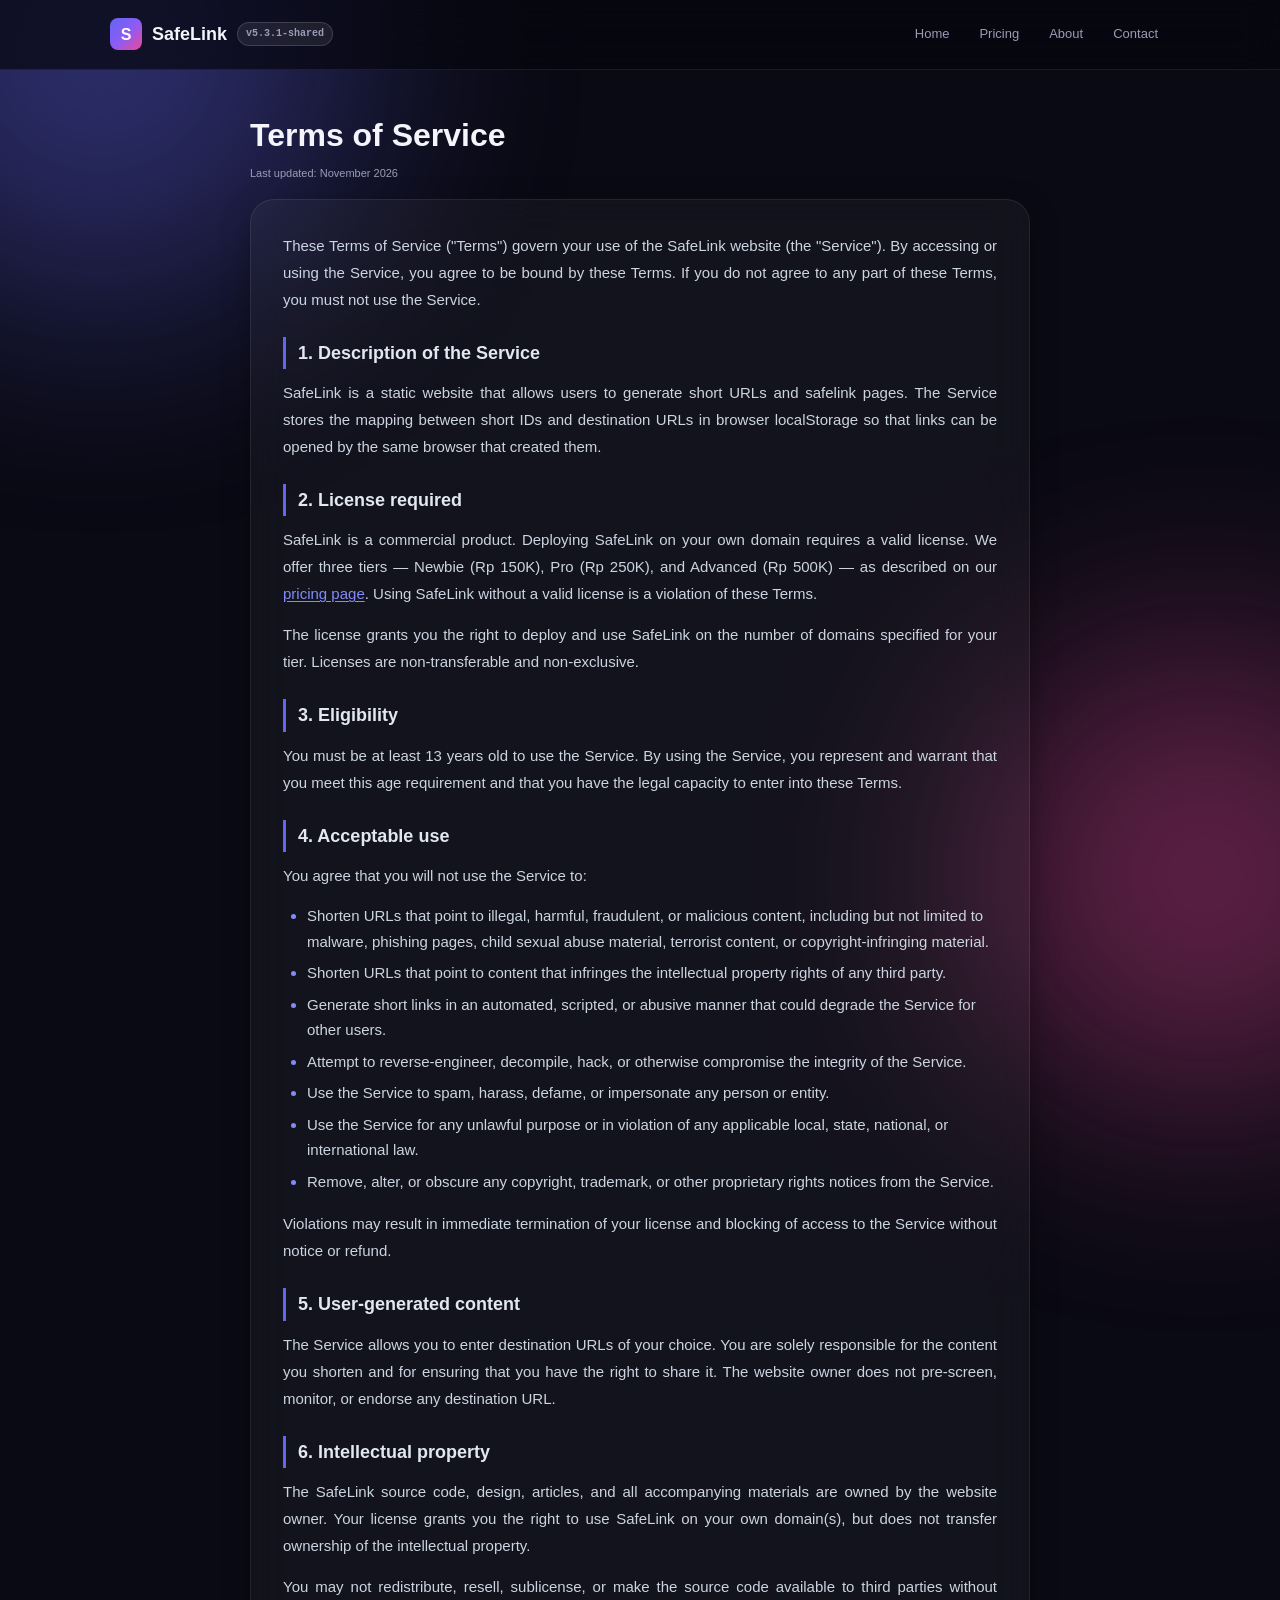
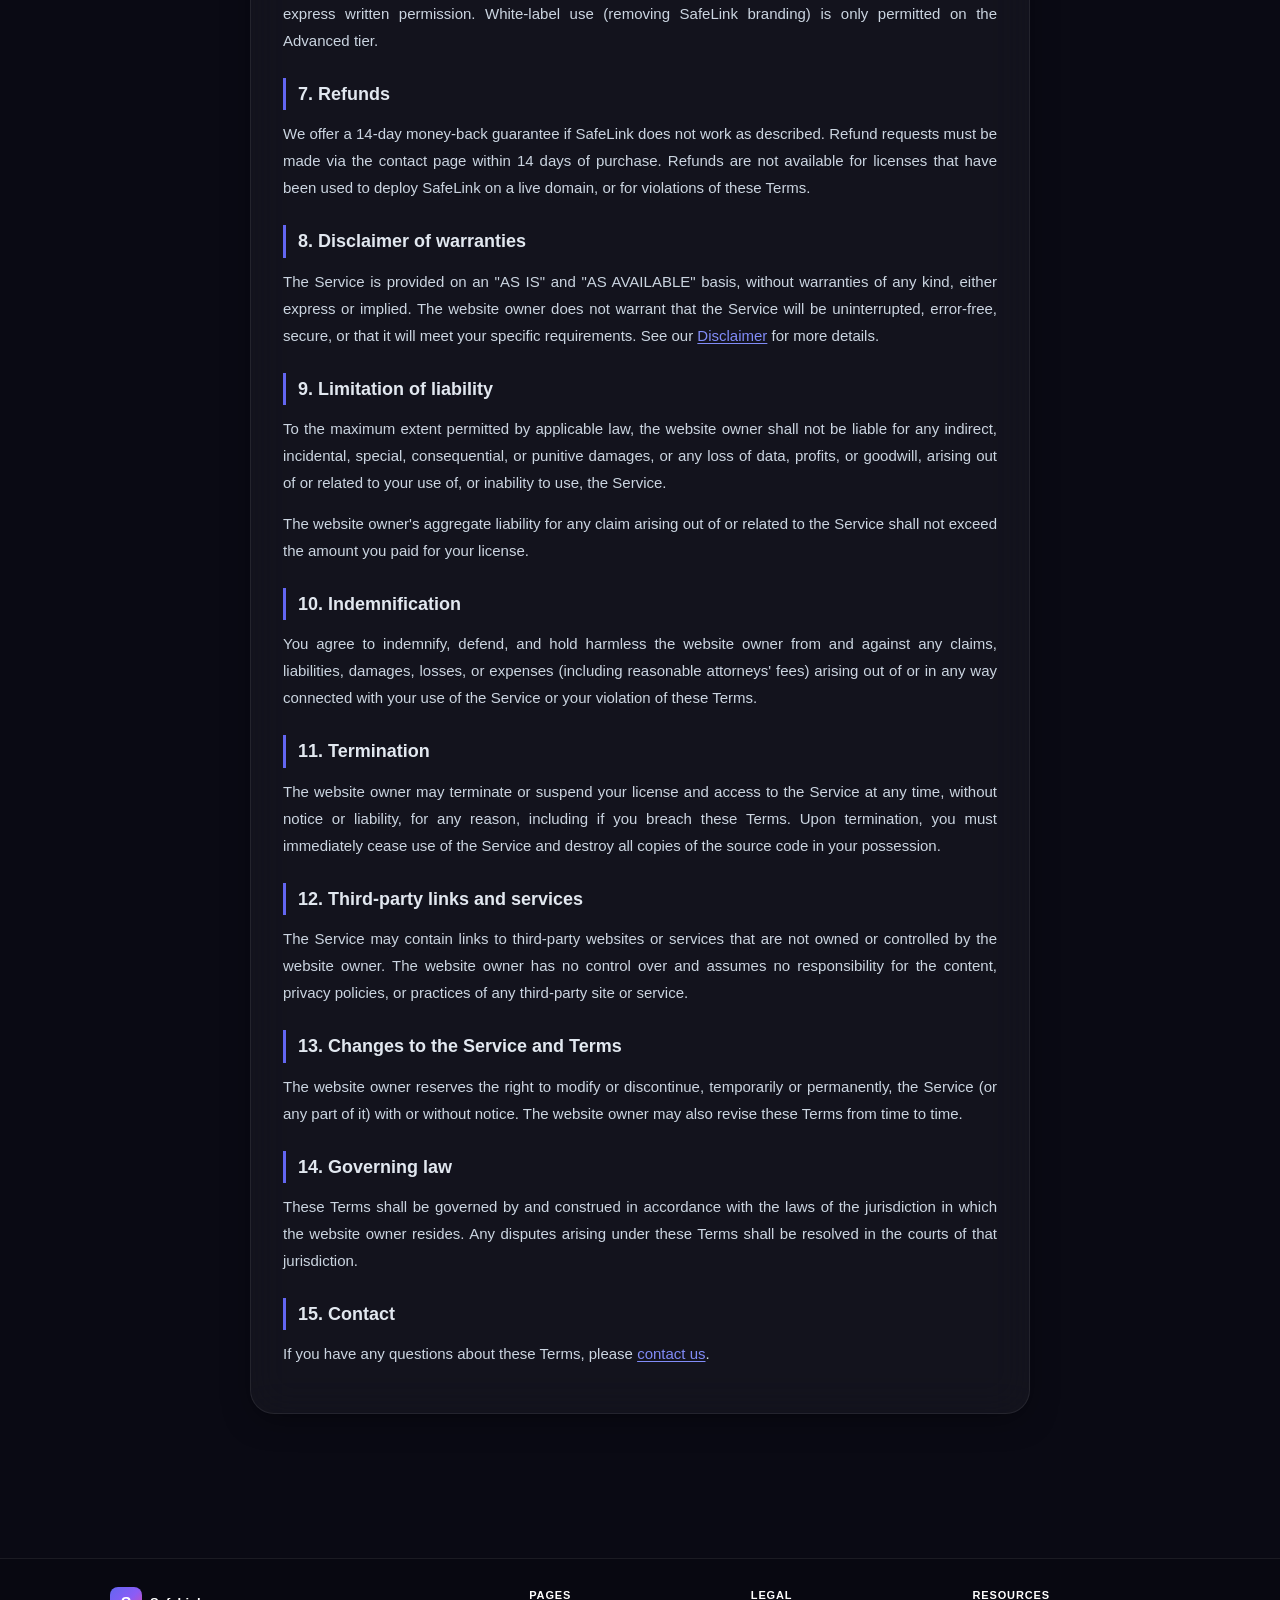
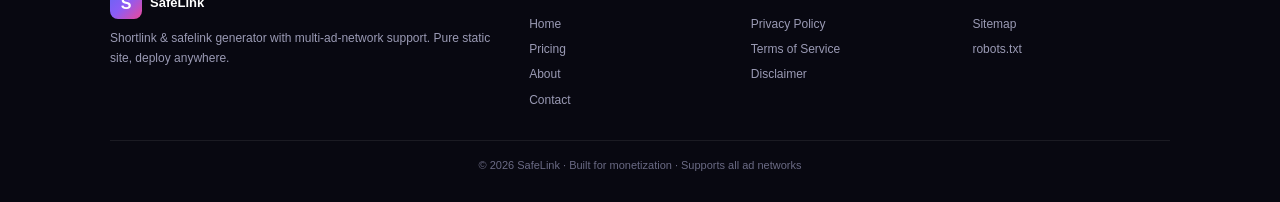
<file: terms.html>
<!DOCTYPE html>
<html lang="en">
<head>
<meta charset="UTF-8">
<meta name="viewport" content="width=device-width, initial-scale=1.0">
<meta name="description" content="SafeLink Terms of Service. Rules and conditions for using our shortlink generator.">
<title>Terms of Service · SafeLink</title>
<link rel="icon" href="data:image/svg+xml,%3Csvg xmlns='http://www.w3.org/2000/svg' viewBox='0 0 100 100'%3E%3Cdefs%3E%3ClinearGradient id='g' x1='0%25' y1='0%25' x2='100%25' y2='100%25'%3E%3Cstop offset='0%25' stop-color='%236366f1'/%3E%3Cstop offset='100%25' stop-color='%23ec4899'/%3E%3C/linearGradient%3E%3C/defs%3E%3Crect width='100' height='100' rx='22' fill='url(%23g)'/%3E%3Ctext x='50' y='68' font-size='58' font-family='Arial' font-weight='bold' fill='white' text-anchor='middle'%3ES%3C/text%3E%3C/svg%3E">
<link rel="stylesheet" href="css/style.css">
</head>
<body>

<div data-header></div>

<div class="container" style="padding:40px 0 60px;max-width:780px">
  <h1 style="font-size:32px;margin-bottom:4px">Terms of Service</h1>
  <p class="text-muted text-xs mb-4">Last updated: November 2026</p>

  <div class="card article-body" style="padding:32px">
    <p>These Terms of Service ("Terms") govern your use of the SafeLink website (the "Service"). By accessing or using the Service, you agree to be bound by these Terms. If you do not agree to any part of these Terms, you must not use the Service.</p>

    <h3>1. Description of the Service</h3>
    <p>SafeLink is a static website that allows users to generate short URLs and safelink pages. The Service stores the mapping between short IDs and destination URLs in browser localStorage so that links can be opened by the same browser that created them.</p>

    <h3>2. License required</h3>
    <p>SafeLink is a commercial product. Deploying SafeLink on your own domain requires a valid license. We offer three tiers — Newbie (Rp 150K), Pro (Rp 250K), and Advanced (Rp 500K) — as described on our <a href="pricing.html">pricing page</a>. Using SafeLink without a valid license is a violation of these Terms.</p>
    <p>The license grants you the right to deploy and use SafeLink on the number of domains specified for your tier. Licenses are non-transferable and non-exclusive.</p>

    <h3>3. Eligibility</h3>
    <p>You must be at least 13 years old to use the Service. By using the Service, you represent and warrant that you meet this age requirement and that you have the legal capacity to enter into these Terms.</p>

    <h3>4. Acceptable use</h3>
    <p>You agree that you will not use the Service to:</p>
    <ul>
      <li>Shorten URLs that point to illegal, harmful, fraudulent, or malicious content, including but not limited to malware, phishing pages, child sexual abuse material, terrorist content, or copyright-infringing material.</li>
      <li>Shorten URLs that point to content that infringes the intellectual property rights of any third party.</li>
      <li>Generate short links in an automated, scripted, or abusive manner that could degrade the Service for other users.</li>
      <li>Attempt to reverse-engineer, decompile, hack, or otherwise compromise the integrity of the Service.</li>
      <li>Use the Service to spam, harass, defame, or impersonate any person or entity.</li>
      <li>Use the Service for any unlawful purpose or in violation of any applicable local, state, national, or international law.</li>
      <li>Remove, alter, or obscure any copyright, trademark, or other proprietary rights notices from the Service.</li>
    </ul>
    <p>Violations may result in immediate termination of your license and blocking of access to the Service without notice or refund.</p>

    <h3>5. User-generated content</h3>
    <p>The Service allows you to enter destination URLs of your choice. You are solely responsible for the content you shorten and for ensuring that you have the right to share it. The website owner does not pre-screen, monitor, or endorse any destination URL.</p>

    <h3>6. Intellectual property</h3>
    <p>The SafeLink source code, design, articles, and all accompanying materials are owned by the website owner. Your license grants you the right to use SafeLink on your own domain(s), but does not transfer ownership of the intellectual property.</p>
    <p>You may not redistribute, resell, sublicense, or make the source code available to third parties without express written permission. White-label use (removing SafeLink branding) is only permitted on the Advanced tier.</p>

    <h3>7. Refunds</h3>
    <p>We offer a 14-day money-back guarantee if SafeLink does not work as described. Refund requests must be made via the contact page within 14 days of purchase. Refunds are not available for licenses that have been used to deploy SafeLink on a live domain, or for violations of these Terms.</p>

    <h3>8. Disclaimer of warranties</h3>
    <p>The Service is provided on an "AS IS" and "AS AVAILABLE" basis, without warranties of any kind, either express or implied. The website owner does not warrant that the Service will be uninterrupted, error-free, secure, or that it will meet your specific requirements. See our <a href="disclaimer.html">Disclaimer</a> for more details.</p>

    <h3>9. Limitation of liability</h3>
    <p>To the maximum extent permitted by applicable law, the website owner shall not be liable for any indirect, incidental, special, consequential, or punitive damages, or any loss of data, profits, or goodwill, arising out of or related to your use of, or inability to use, the Service.</p>
    <p>The website owner's aggregate liability for any claim arising out of or related to the Service shall not exceed the amount you paid for your license.</p>

    <h3>10. Indemnification</h3>
    <p>You agree to indemnify, defend, and hold harmless the website owner from and against any claims, liabilities, damages, losses, or expenses (including reasonable attorneys' fees) arising out of or in any way connected with your use of the Service or your violation of these Terms.</p>

    <h3>11. Termination</h3>
    <p>The website owner may terminate or suspend your license and access to the Service at any time, without notice or liability, for any reason, including if you breach these Terms. Upon termination, you must immediately cease use of the Service and destroy all copies of the source code in your possession.</p>

    <h3>12. Third-party links and services</h3>
    <p>The Service may contain links to third-party websites or services that are not owned or controlled by the website owner. The website owner has no control over and assumes no responsibility for the content, privacy policies, or practices of any third-party site or service.</p>

    <h3>13. Changes to the Service and Terms</h3>
    <p>The website owner reserves the right to modify or discontinue, temporarily or permanently, the Service (or any part of it) with or without notice. The website owner may also revise these Terms from time to time.</p>

    <h3>14. Governing law</h3>
    <p>These Terms shall be governed by and construed in accordance with the laws of the jurisdiction in which the website owner resides. Any disputes arising under these Terms shall be resolved in the courts of that jurisdiction.</p>

    <h3>15. Contact</h3>
    <p>If you have any questions about these Terms, please <a href="contact.html">contact us</a>.</p>
  </div>
</div>

<div data-footer></div>

<script src="js/config.js"></script>
<script src="js/articles.js"></script>
<script src="js/api.js"></script>
<script src="js/safelink.js"></script>
<script src="js/ui.js"></script>

</body>
</html>
</file>
<file: css/style.css>
/* ============================================================
   SafeLink Static — Modern Stylesheet
   Pure CSS (no Tailwind, no build step)
   Dark theme + gradient indigo/pink, mobile-first responsive
   ============================================================ */

* { box-sizing: border-box; margin: 0; padding: 0; }
html { scroll-behavior: smooth; -webkit-text-size-adjust: 100%; }

:root {
  --bg-0: #0a0a14;
  --bg-1: #0d0d1c;
  --bg-2: #15152a;
  --surface: rgba(255, 255, 255, 0.04);
  --surface-strong: rgba(255, 255, 255, 0.08);
  --border: rgba(255, 255, 255, 0.08);
  --border-strong: rgba(255, 255, 255, 0.14);
  --text: #f4f4fa;
  --text-muted: #9b9bb5;
  --text-dim: #6b6b85;
  --accent: #6366f1;
  --accent-2: #8b5cf6;
  --accent-3: #ec4899;
  --success: #10b981;
  --warning: #f59e0b;
  --danger: #ef4444;
  --gradient: linear-gradient(135deg, #6366f1 0%, #8b5cf6 50%, #ec4899 100%);
  --gradient-soft: linear-gradient(135deg, rgba(99,102,241,0.15), rgba(236,72,153,0.15));
  --shadow-glow: 0 20px 60px -20px rgba(99, 102, 241, 0.4);
  --shadow-card: 0 8px 32px -8px rgba(0, 0, 0, 0.5);
  --radius: 16px;
  --radius-sm: 10px;
  --radius-lg: 24px;
  --font: -apple-system, BlinkMacSystemFont, 'Segoe UI', Roboto, 'Helvetica Neue', Arial, sans-serif;
  --font-mono: 'SF Mono', 'Monaco', 'Consolas', 'Courier New', monospace;
}

body {
  font-family: var(--font);
  background: var(--bg-0);
  color: var(--text);
  line-height: 1.6;
  min-height: 100vh;
  overflow-x: hidden;
  position: relative;
  display: flex;
  flex-direction: column;
}

/* Background blobs */
body::before, body::after {
  content: "";
  position: fixed;
  border-radius: 50%;
  filter: blur(120px);
  z-index: -1;
  pointer-events: none;
  opacity: 0.4;
}
body::before {
  width: 500px; height: 500px;
  background: var(--accent);
  top: -200px; left: -150px;
  animation: float 18s ease-in-out infinite;
}
body::after {
  width: 450px; height: 450px;
  background: var(--accent-3);
  bottom: -200px; right: -150px;
  animation: float 22s ease-in-out infinite reverse;
}
@keyframes float {
  0%, 100% { transform: translate(0, 0) scale(1); }
  50% { transform: translate(60px, 40px) scale(1.1); }
}

.container {
  max-width: 1100px;
  width: 100%;
  margin: 0 auto;
  padding: 0 20px;
  flex: 1;
}

/* === Header === */
.site-header {
  padding: 16px 0;
  border-bottom: 1px solid var(--border);
  backdrop-filter: blur(20px);
  background: rgba(7, 7, 15, 0.7);
  position: sticky;
  top: 0;
  z-index: 100;
}
.site-header .container {
  display: flex;
  align-items: center;
  justify-content: space-between;
  gap: 16px;
}
.logo {
  display: flex;
  align-items: center;
  gap: 10px;
  text-decoration: none;
  color: var(--text);
  font-weight: 700;
  font-size: 18px;
}
.logo-mark {
  width: 32px; height: 32px;
  background: var(--gradient);
  border-radius: 8px;
  display: grid;
  place-items: center;
  font-size: 16px;
  font-weight: 800;
  color: white;
}
.logo-version {
  font-size: 10px;
  padding: 3px 8px;
  border-radius: 100px;
  background: var(--surface-strong);
  border: 1px solid var(--border-strong);
  color: var(--text-muted);
  font-family: var(--font-mono);
}
.nav-links {
  display: flex;
  gap: 6px;
  align-items: center;
}
.nav-links a {
  color: var(--text-muted);
  text-decoration: none;
  font-size: 13px;
  padding: 8px 12px;
  border-radius: 8px;
  transition: all 0.2s;
  font-weight: 500;
}
.nav-links a:hover {
  color: var(--text);
  background: var(--surface);
}
.nav-links a.admin-link {
  color: #a5b4fc;
}

/* === Hero === */
.hero {
  padding: 60px 0 30px;
  text-align: center;
}
.hero-badge {
  display: inline-flex;
  align-items: center;
  gap: 8px;
  padding: 6px 14px;
  background: var(--gradient-soft);
  border: 1px solid var(--border-strong);
  border-radius: 100px;
  font-size: 12px;
  color: var(--text-muted);
  margin-bottom: 20px;
}
.hero-badge .dot {
  width: 8px; height: 8px;
  border-radius: 50%;
  background: var(--success);
  box-shadow: 0 0 12px var(--success);
  animation: pulse 2s infinite;
}
@keyframes pulse {
  0%, 100% { opacity: 1; }
  50% { opacity: 0.5; }
}
.hero h1 {
  font-size: clamp(32px, 6vw, 56px);
  font-weight: 800;
  line-height: 1.1;
  letter-spacing: -0.02em;
  margin-bottom: 16px;
}
.gradient-text {
  background: var(--gradient);
  -webkit-background-clip: text;
  background-clip: text;
  -webkit-text-fill-color: transparent;
  color: transparent;
}
.hero p {
  font-size: 15px;
  color: var(--text-muted);
  max-width: 580px;
  margin: 0 auto 24px;
  line-height: 1.6;
}
.hero code {
  font-family: var(--font-mono);
  background: var(--surface-strong);
  color: #a5b4fc;
  padding: 2px 8px;
  border-radius: 4px;
  font-size: 13px;
  border: 1px solid var(--border-strong);
}

/* === Card === */
.card {
  background: var(--surface);
  border: 1px solid var(--border);
  border-radius: var(--radius-lg);
  padding: 28px;
  box-shadow: var(--shadow-card);
  backdrop-filter: blur(20px);
  margin-bottom: 24px;
}
.card-title {
  font-size: 12px;
  text-transform: uppercase;
  letter-spacing: 0.08em;
  color: var(--text-dim);
  margin-bottom: 8px;
  font-weight: 600;
}
.section-title {
  font-size: 24px;
  font-weight: 700;
  margin-bottom: 6px;
  letter-spacing: -0.01em;
}

/* === Form === */
.field { margin-bottom: 18px; }
.field label {
  display: block;
  font-size: 12px;
  font-weight: 600;
  color: var(--text-muted);
  margin-bottom: 8px;
}
.field input,
.field select,
.field textarea {
  width: 100%;
  padding: 12px 14px;
  background: var(--bg-2);
  border: 1px solid var(--border-strong);
  border-radius: var(--radius-sm);
  color: var(--text);
  font-size: 14px;
  font-family: inherit;
  transition: all 0.2s;
}
.field input:focus,
.field select:focus,
.field textarea:focus {
  outline: none;
  border-color: var(--accent);
  box-shadow: 0 0 0 4px rgba(99, 102, 241, 0.15);
}
.field input[type="password"] {
  letter-spacing: 0.3em;
  text-align: center;
}
.field textarea {
  resize: vertical;
  min-height: 80px;
  font-family: var(--font-mono);
  font-size: 12px;
}
.field-row {
  display: grid;
  grid-template-columns: 1fr 1fr;
  gap: 14px;
}
.field-help {
  font-size: 11px;
  color: var(--text-dim);
  margin-top: 6px;
  line-height: 1.5;
}

/* Mode selector */
.mode-grid {
  display: grid;
  grid-template-columns: 1fr 1fr;
  gap: 8px;
  margin-top: 8px;
}
.mode-btn {
  padding: 12px 14px;
  background: var(--bg-2);
  border: 1px solid var(--border-strong);
  border-radius: var(--radius-sm);
  cursor: pointer;
  text-align: left;
  font-family: inherit;
  color: var(--text);
  transition: all 0.2s;
}
.mode-btn:hover { border-color: var(--text-dim); }
.mode-btn.active {
  border-color: var(--accent);
  background: rgba(99, 102, 241, 0.1);
}
.mode-btn-title {
  font-size: 14px;
  font-weight: 600;
  margin-bottom: 2px;
}
.mode-btn-desc {
  font-size: 11px;
  color: var(--text-dim);
}

/* === Buttons === */
.btn {
  display: inline-flex;
  align-items: center;
  justify-content: center;
  gap: 8px;
  padding: 12px 22px;
  border-radius: var(--radius-sm);
  font-size: 14px;
  font-weight: 600;
  font-family: inherit;
  cursor: pointer;
  border: 1px solid transparent;
  transition: all 0.2s;
  text-decoration: none;
  user-select: none;
}
.btn-primary {
  background: var(--gradient);
  color: white;
  box-shadow: var(--shadow-glow);
}
.btn-primary:hover { transform: translateY(-2px); box-shadow: 0 24px 70px -20px var(--accent); }
.btn-primary:active { transform: translateY(0); }
.btn-primary:disabled,
.btn:disabled {
  opacity: 0.5;
  cursor: not-allowed;
  transform: none !important;
}
.btn-secondary {
  background: var(--surface-strong);
  color: var(--text);
  border-color: var(--border-strong);
}
.btn-secondary:hover { background: var(--surface); border-color: var(--accent); }
.btn-block { width: 100%; }
.btn-lg { padding: 14px 28px; font-size: 15px; }
.btn-sm { padding: 8px 14px; font-size: 12px; }
.btn-ghost {
  background: transparent;
  color: var(--text-muted);
  border: 1px solid var(--border-strong);
}
.btn-ghost:hover {
  background: var(--surface);
  color: var(--text);
}
.btn-icon {
  display: inline-flex;
  align-items: center;
  gap: 6px;
  padding: 8px 12px;
  font-size: 12px;
  background: var(--surface-strong);
  border: 1px solid var(--border-strong);
  border-radius: 8px;
  color: var(--text);
  cursor: pointer;
  transition: all 0.2s;
  font-family: inherit;
  text-decoration: none;
}
.btn-icon:hover { border-color: var(--accent); color: var(--accent); }
.btn-danger {
  background: rgba(239, 68, 68, 0.15);
  color: #fca5a5;
  border: 1px solid rgba(239, 68, 68, 0.3);
}
.btn-danger:hover { background: rgba(239, 68, 68, 0.25); }

/* === Result box === */
.result {
  margin-top: 20px;
  padding: 18px;
  background: rgba(99, 102, 241, 0.05);
  border: 1px solid rgba(99, 102, 241, 0.3);
  border-radius: var(--radius);
  display: none;
  animation: slideUp 0.4s ease;
}
.result.show { display: block; }
@keyframes slideUp {
  from { opacity: 0; transform: translateY(10px); }
  to { opacity: 1; transform: translateY(0); }
}
.result-label {
  font-size: 11px;
  text-transform: uppercase;
  letter-spacing: 0.08em;
  color: var(--text-dim);
  margin-bottom: 10px;
}
.result-url {
  padding: 12px;
  background: var(--bg-0);
  border: 1px solid var(--border);
  border-radius: var(--radius-sm);
  font-family: var(--font-mono);
  font-size: 13px;
  word-break: break-all;
  color: #a5b4fc;
  margin-bottom: 12px;
}
.result-actions {
  display: flex;
  gap: 8px;
  flex-wrap: wrap;
}
.result-meta {
  font-size: 11px;
  color: var(--text-muted);
  margin-bottom: 12px;
}

/* === Toast === */
.toast {
  position: fixed;
  bottom: 24px;
  left: 50%;
  transform: translateX(-50%) translateY(120%);
  background: var(--bg-2);
  border: 1px solid var(--border-strong);
  color: var(--text);
  padding: 12px 20px;
  border-radius: 100px;
  font-size: 14px;
  box-shadow: var(--shadow-card);
  z-index: 2000;
  transition: transform 0.4s cubic-bezier(0.34, 1.56, 0.64, 1);
  display: flex;
  align-items: center;
  gap: 8px;
}
.toast.show { transform: translateX(-50%) translateY(0); }
.toast.success { border-color: var(--success); color: #6ee7b7; }
.toast.error { border-color: var(--danger); color: #fca5a5; }
.toast.info { border-color: var(--accent); color: #a5b4fc; }

/* === Features grid === */
.features-grid {
  display: grid;
  grid-template-columns: repeat(auto-fit, minmax(220px, 1fr));
  gap: 14px;
  margin-top: 24px;
}
.feature {
  padding: 18px;
  background: var(--surface);
  border: 1px solid var(--border);
  border-radius: var(--radius);
  transition: all 0.3s;
}
.feature:hover {
  border-color: var(--accent);
  transform: translateY(-4px);
}
.feature-icon {
  font-size: 22px;
  margin-bottom: 10px;
}
.feature h3 {
  font-size: 14px;
  margin-bottom: 4px;
  font-weight: 700;
}
.feature p {
  font-size: 12px;
  color: var(--text-muted);
  line-height: 1.55;
}

/* === Safelink page === */
.safelink-page { padding: 30px 0 60px; }
.safelink-grid {
  display: grid;
  grid-template-columns: 1fr;
  gap: 24px;
  max-width: 740px;
  margin: 0 auto;
}
.timer-card {
  text-align: center;
  padding: 32px 24px;
}
.timer-circle {
  width: 130px; height: 130px;
  margin: 0 auto 18px;
  position: relative;
  display: grid;
  place-items: center;
}
.timer-circle svg {
  position: absolute;
  inset: 0;
  transform: rotate(-90deg);
}
.timer-circle .track {
  stroke: var(--surface-strong);
  stroke-width: 8;
  fill: none;
}
.timer-circle .progress {
  stroke: url(#timerGradient);
  stroke-width: 8;
  fill: none;
  stroke-linecap: round;
  stroke-dasharray: 377;
  stroke-dashoffset: 0;
  transition: stroke-dashoffset 0.4s ease;
}
.timer-number {
  font-size: 40px;
  font-weight: 800;
  background: var(--gradient);
  -webkit-background-clip: text;
  background-clip: text;
  -webkit-text-fill-color: transparent;
  line-height: 1;
}
.timer-label {
  font-size: 11px;
  color: var(--text-dim);
  text-transform: uppercase;
  letter-spacing: 0.1em;
  margin-top: 4px;
}
.timer-title {
  font-size: 18px;
  font-weight: 700;
  margin-bottom: 6px;
}
.timer-subtitle {
  color: var(--text-muted);
  font-size: 13px;
  margin-bottom: 20px;
}

/* Ad slots */
.ad-slot {
  margin: 16px 0;
  min-height: 50px;
  display: flex;
  align-items: center;
  justify-content: center;
  border: 1px dashed var(--border-strong);
  border-radius: var(--radius-sm);
  background: var(--surface);
  padding: 8px;
  overflow: hidden;
}
.ad-slot:empty { display: none; }

/* === Article body === */
.article-header {
  text-align: center;
  margin-bottom: 24px;
}
.article-badge {
  display: inline-block;
  padding: 4px 12px;
  border-radius: 100px;
  background: var(--gradient-soft);
  border: 1px solid rgba(99, 102, 241, 0.3);
  color: #a5b4fc;
  font-size: 11px;
  font-weight: 600;
  text-transform: uppercase;
  letter-spacing: 0.05em;
  margin-bottom: 12px;
}
.article-title {
  font-size: 28px;
  font-weight: 800;
  line-height: 1.2;
  letter-spacing: -0.02em;
  margin-bottom: 8px;
  background: linear-gradient(135deg, #fff, #c7d2fe 50%, #fbcfe8);
  -webkit-background-clip: text;
  background-clip: text;
  -webkit-text-fill-color: transparent;
  color: transparent;
}
.article-meta {
  font-size: 11px;
  color: var(--text-dim);
}

/* Article intro & body — professional layout */
.article-intro {
  text-align: justify;
  text-justify: inter-word;
  hyphens: auto;
  -webkit-hyphens: auto;
  line-height: 1.75;
  font-size: 1.05rem;
  color: #cbd5e1;
  margin-bottom: 20px;
}

.article-body {
  font-size: 15px;
  line-height: 1.8;
  color: #cbd5e1;
  text-align: justify;
  text-justify: inter-word;
  hyphens: auto;
  -webkit-hyphens: auto;
}

.article-body h3 {
  font-size: 18px;
  font-weight: 700;
  color: #e2e8f0;
  margin-top: 24px;
  margin-bottom: 10px;
  padding-left: 12px;
  border-left: 3px solid var(--accent);
  text-align: left;
}

.article-body p {
  margin-bottom: 14px;
  text-align: justify;
  orphans: 3;
  widows: 3;
}

.article-body ul,
.article-body ol {
  margin: 12px 0 16px 24px;
  text-align: left;
}
.article-body ul { list-style: disc; }
.article-body ol { list-style: decimal; }

.article-body li {
  margin-bottom: 6px;
  line-height: 1.7;
  text-align: left;
}
.article-body ul li::marker,
.article-body ol li::marker {
  color: #818cf8;
}

.article-body code {
  font-family: var(--font-mono);
  font-size: 0.875em;
  background: rgba(99, 102, 241, 0.12);
  color: #a5b4fc;
  padding: 2px 6px;
  border-radius: 4px;
  border: 1px solid rgba(99, 102, 241, 0.2);
  white-space: nowrap;
}

.article-body pre {
  margin: 12px 0 16px;
  padding: 14px 18px;
  background: #0d0d1c;
  border: 1px solid var(--border-strong);
  border-radius: 8px;
  overflow-x: auto;
  text-align: left;
}
.article-body pre code {
  background: transparent;
  border: none;
  padding: 0;
  color: #e2e8f0;
  white-space: pre;
  font-size: 12px;
}

.article-body strong {
  color: #f8fafc;
  font-weight: 700;
}

.article-body em {
  color: #c7d2fe;
  font-style: italic;
}

.article-body a {
  color: #818cf8;
  text-decoration: underline;
  text-underline-offset: 2px;
}

/* === Footer === */
.site-footer {
  border-top: 1px solid var(--border);
  padding: 28px 0;
  margin-top: 60px;
  background: rgba(7, 7, 15, 0.5);
}
.site-footer .footer-grid {
  display: grid;
  grid-template-columns: 2fr 1fr 1fr 1fr;
  gap: 24px;
  font-size: 12px;
  color: var(--text-muted);
}
.site-footer h3 {
  font-size: 11px;
  text-transform: uppercase;
  letter-spacing: 0.08em;
  color: white;
  margin-bottom: 10px;
  font-weight: 700;
}
.site-footer ul { list-style: none; }
.site-footer li { margin-bottom: 6px; }
.site-footer a {
  color: var(--text-muted);
  text-decoration: none;
}
.site-footer a:hover { color: #a5b4fc; }
.site-footer .footer-brand {
  display: flex;
  align-items: center;
  gap: 8px;
  margin-bottom: 10px;
}
.footer-bottom {
  margin-top: 24px;
  padding-top: 16px;
  border-top: 1px solid var(--border);
  text-align: center;
  font-size: 11px;
  color: var(--text-dim);
}

/* === Pricing === */
.pricing-grid {
  display: grid;
  grid-template-columns: repeat(auto-fit, minmax(280px, 1fr));
  gap: 20px;
  margin-top: 24px;
}
.tier {
  position: relative;
  border: 1px solid var(--border-strong);
  background: var(--surface);
  border-radius: var(--radius);
  padding: 22px;
  display: flex;
  flex-direction: column;
}
.tier.popular {
  border-color: rgba(99, 102, 241, 0.4);
  box-shadow: var(--shadow-glow);
  transform: translateY(-8px);
}
.tier-badge {
  position: absolute;
  top: -12px;
  left: 50%;
  transform: translateX(-50%);
  padding: 4px 12px;
  background: var(--gradient);
  color: white;
  font-size: 11px;
  font-weight: 600;
  border-radius: 100px;
}
.tier-icon {
  width: 44px; height: 44px;
  border-radius: 12px;
  display: grid;
  place-items: center;
  margin-bottom: 14px;
  font-size: 22px;
}
.tier-name {
  font-size: 22px;
  font-weight: 700;
  margin-bottom: 4px;
}
.tier-tagline {
  font-size: 12px;
  color: var(--text-dim);
  margin-bottom: 16px;
}
.tier-price {
  font-size: 36px;
  font-weight: 800;
  margin-bottom: 4px;
}
.tier-period {
  font-size: 11px;
  color: var(--text-dim);
  margin-bottom: 20px;
}
.tier-features {
  list-style: none;
  flex: 1;
  margin-bottom: 18px;
}
.tier-features li {
  font-size: 12px;
  padding: 4px 0;
  color: #cbd5e1;
  display: flex;
  align-items: flex-start;
  gap: 8px;
}
.tier-features li::before {
  content: "✓";
  color: var(--success);
  font-weight: 700;
  flex-shrink: 0;
}
.tier-features li.disabled {
  color: var(--text-dim);
  text-decoration: line-through;
}
.tier-features li.disabled::before {
  content: "✕";
  color: var(--text-dim);
}

/* === Stats grid (admin) === */
.stats-grid {
  display: grid;
  grid-template-columns: repeat(auto-fit, minmax(180px, 1fr));
  gap: 12px;
  margin-bottom: 24px;
}
.stat-card {
  padding: 14px;
  background: var(--surface);
  border: 1px solid var(--border);
  border-radius: var(--radius-sm);
}
.stat-value {
  font-size: 24px;
  font-weight: 800;
}
.stat-label {
  font-size: 10px;
  text-transform: uppercase;
  letter-spacing: 0.05em;
  color: var(--text-dim);
  margin-top: 2px;
}

/* === Link list (admin) === */
.link-list {
  border: 1px solid var(--border);
  border-radius: var(--radius);
  overflow: hidden;
}
.link-row {
  padding: 12px;
  display: flex;
  align-items: center;
  justify-content: space-between;
  gap: 12px;
  border-bottom: 1px solid var(--border);
}
.link-row:last-child { border-bottom: none; }
.link-row-id {
  font-family: var(--font-mono);
  font-size: 12px;
  color: #a5b4fc;
}
.link-row-dest {
  font-size: 11px;
  color: var(--text-dim);
  margin-top: 4px;
  word-break: break-all;
}
.badge {
  display: inline-block;
  padding: 2px 8px;
  border-radius: 4px;
  font-size: 10px;
  font-weight: 600;
  background: var(--surface-strong);
  border: 1px solid var(--border-strong);
  color: var(--text-muted);
  margin-right: 4px;
}

/* === Loading spinner === */
.spinner {
  display: inline-block;
  width: 16px; height: 16px;
  border: 2px solid rgba(255,255,255,0.2);
  border-top-color: white;
  border-radius: 50%;
  animation: spin 0.8s linear infinite;
}
.spinner-lg {
  width: 32px; height: 32px;
  border-width: 3px;
  border-top-color: var(--accent);
}
@keyframes spin { to { transform: rotate(360deg); } }

/* === Center text === */
.text-center { text-align: center; }
.text-muted { color: var(--text-muted); }
.text-sm { font-size: 13px; }
.text-xs { font-size: 11px; }
.mt-2 { margin-top: 8px; }
.mt-4 { margin-top: 16px; }
.mb-4 { margin-bottom: 16px; }
.mb-2 { margin-bottom: 8px; }

/* === Hidden === */
.hidden { display: none !important; }

/* === Empty state === */
.empty-state {
  text-align: center;
  padding: 32px 16px;
  color: var(--text-muted);
  font-size: 13px;
}

/* === Hero CTA === */
.hero-cta {
  display: flex;
  gap: 12px;
  justify-content: center;
  flex-wrap: wrap;
  margin-top: 24px;
}

/* === Responsive === */
@media (max-width: 768px) {
  .field-row { grid-template-columns: 1fr; }
  .site-footer .footer-grid { grid-template-columns: 1fr 1fr; }
  .hero { padding: 40px 0 20px; }
  .card { padding: 20px; }
  .nav-links a { padding: 6px 10px; font-size: 12px; }
  .article-title { font-size: 22px; }
  .article-body { font-size: 14px; }
  .pricing-grid { grid-template-columns: 1fr; }
  .tier.popular { transform: none; }
}

@media (max-width: 480px) {
  .container { padding: 0 14px; }
  .logo { font-size: 15px; }
  .nav-links { gap: 2px; }
  .nav-links a:not(.admin-link) { display: none; }
  .mode-grid { grid-template-columns: 1fr; }
  .timer-circle { width: 110px; height: 110px; }
  .timer-number { font-size: 32px; }
  .result-actions { flex-direction: column; }
  .result-actions .btn-icon { width: 100%; justify-content: center; }
}

/* === Mobile show/hide === */
.mobile-hidden { display: block; }
@media (max-width: 640px) {
  .mobile-hidden { display: none !important; }
}
</file>
